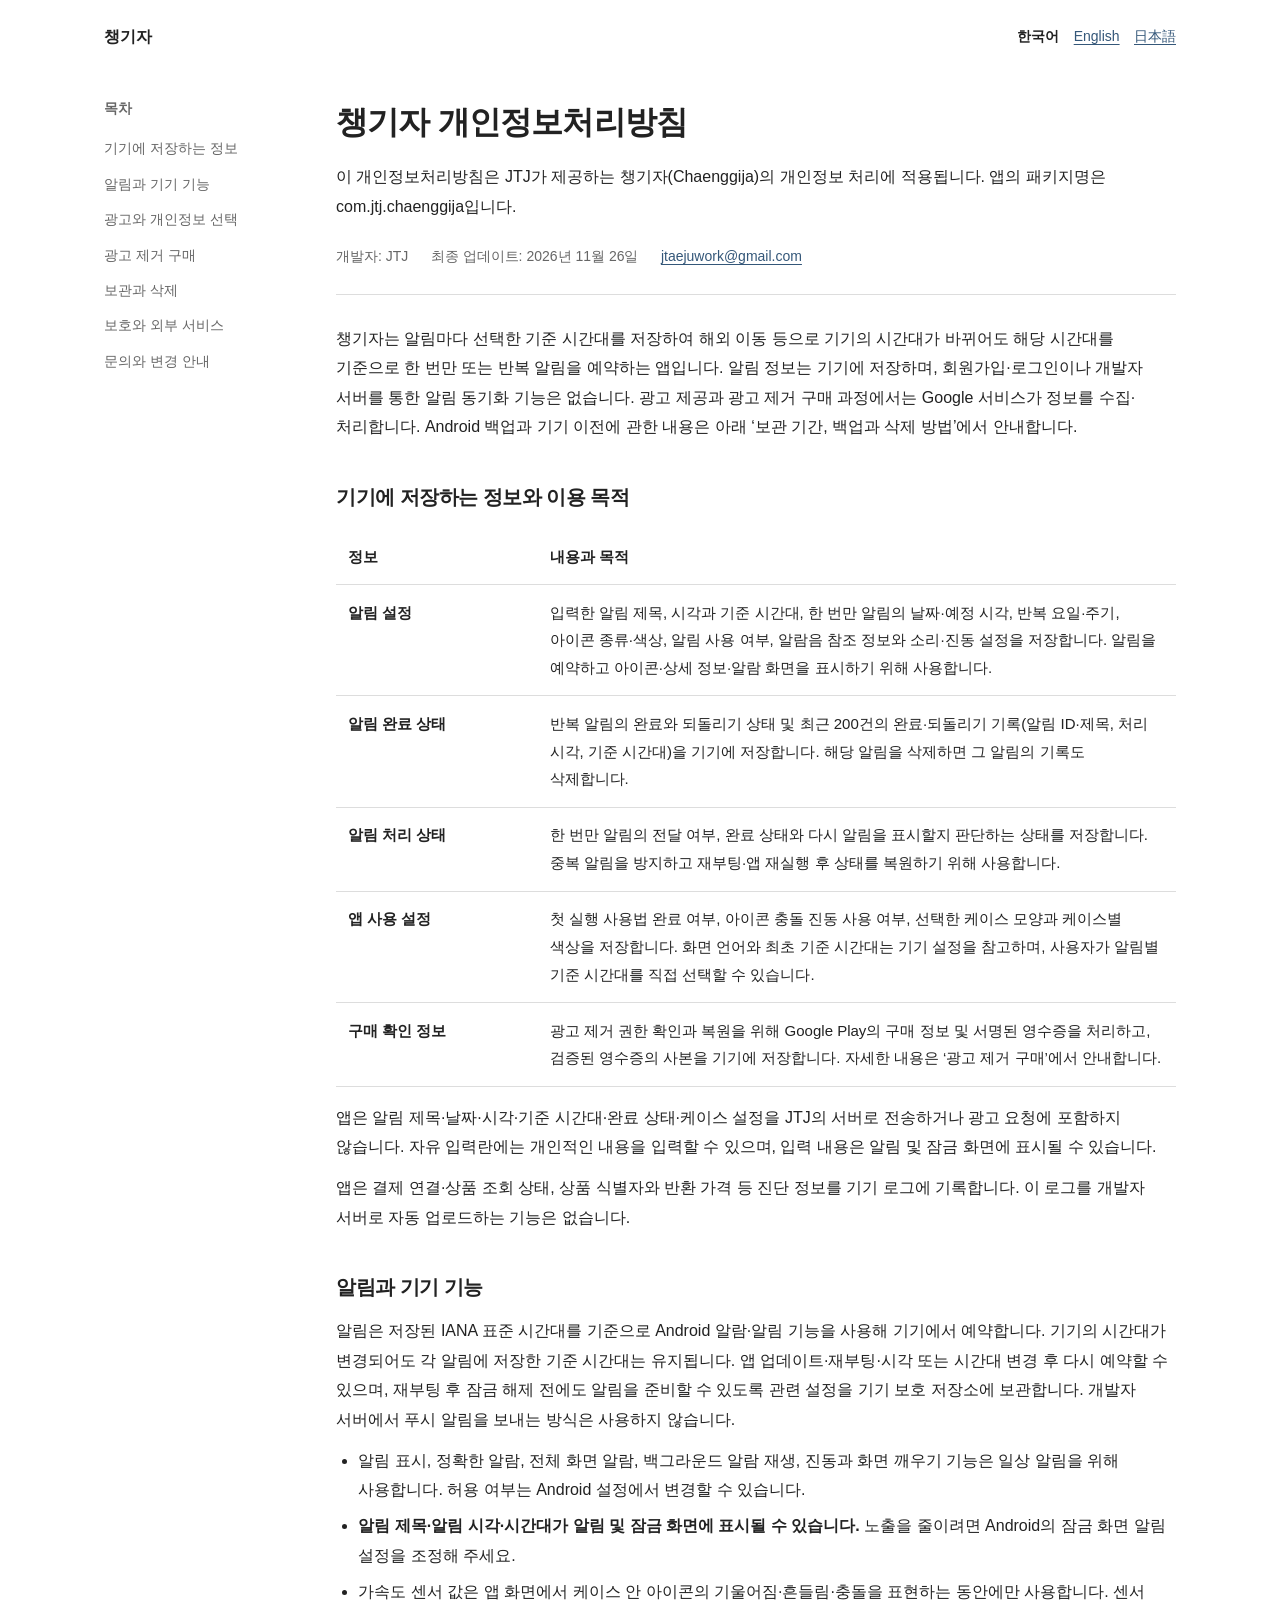
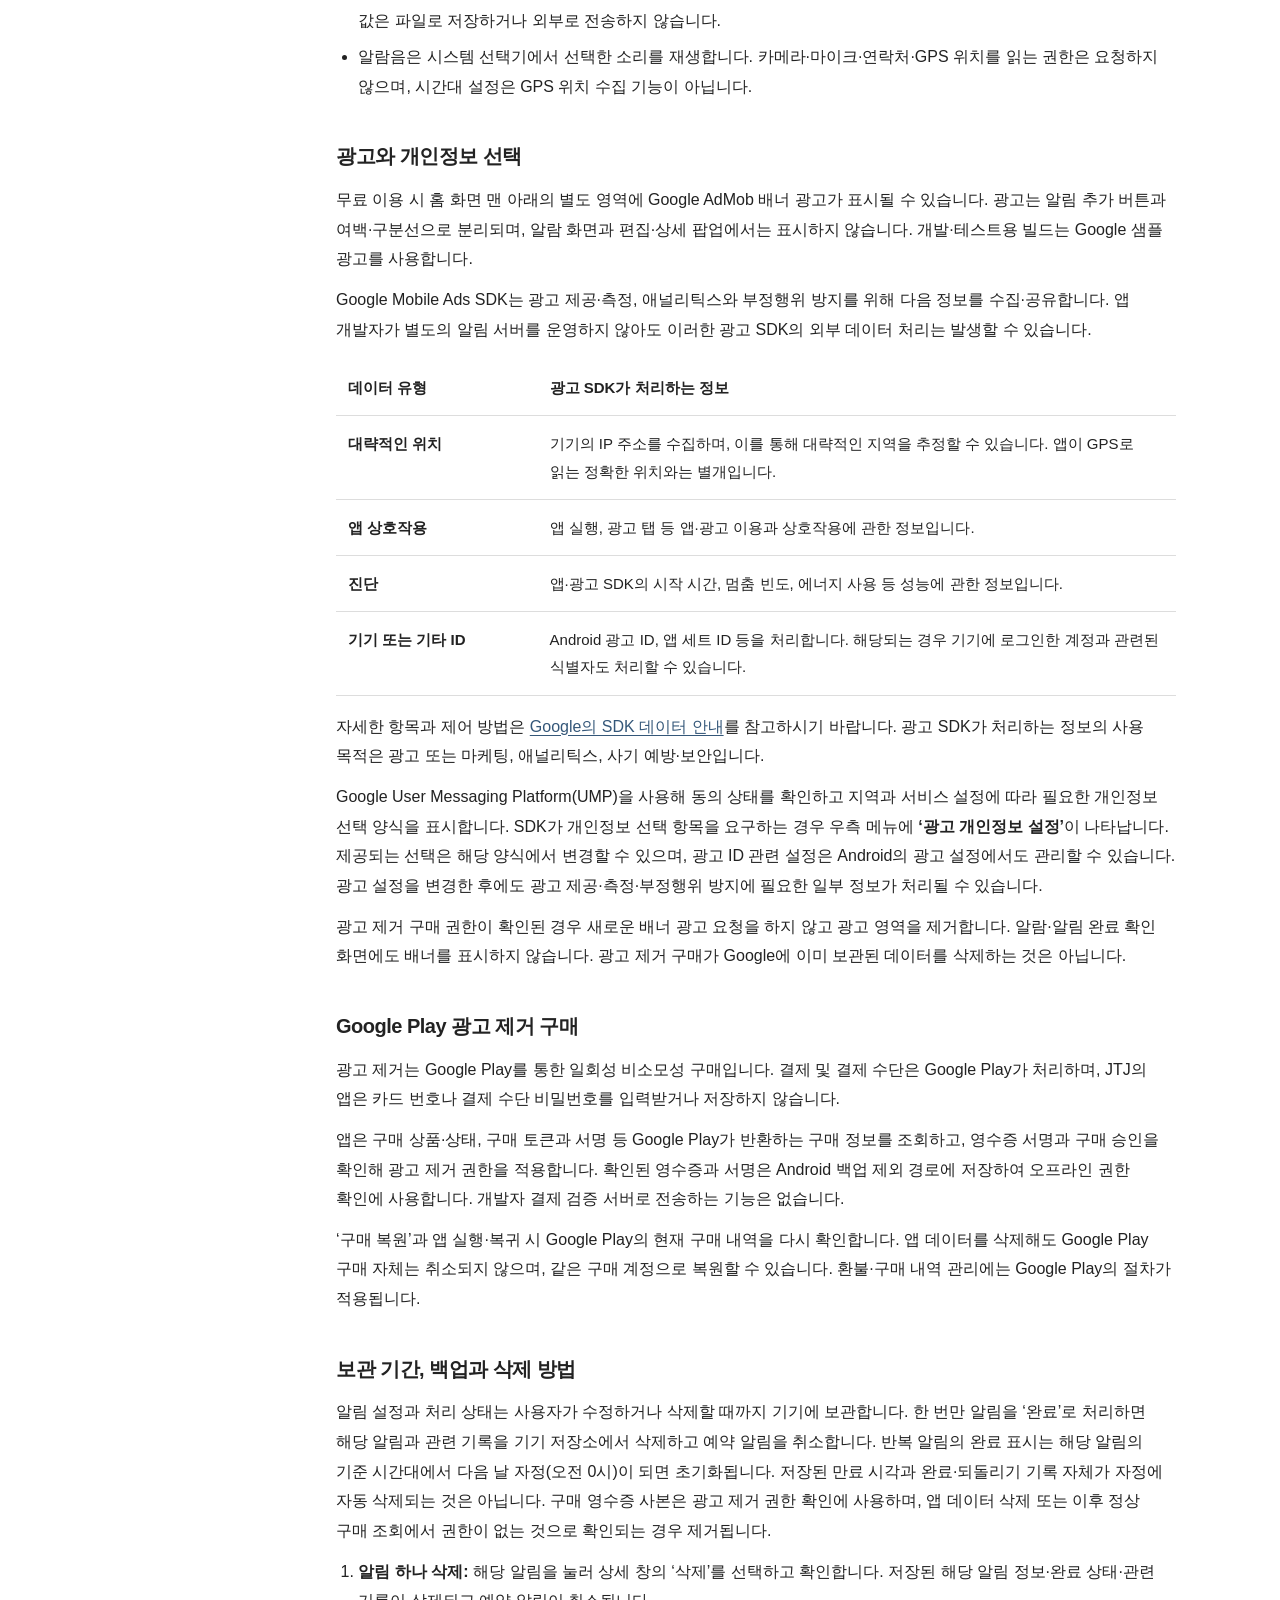
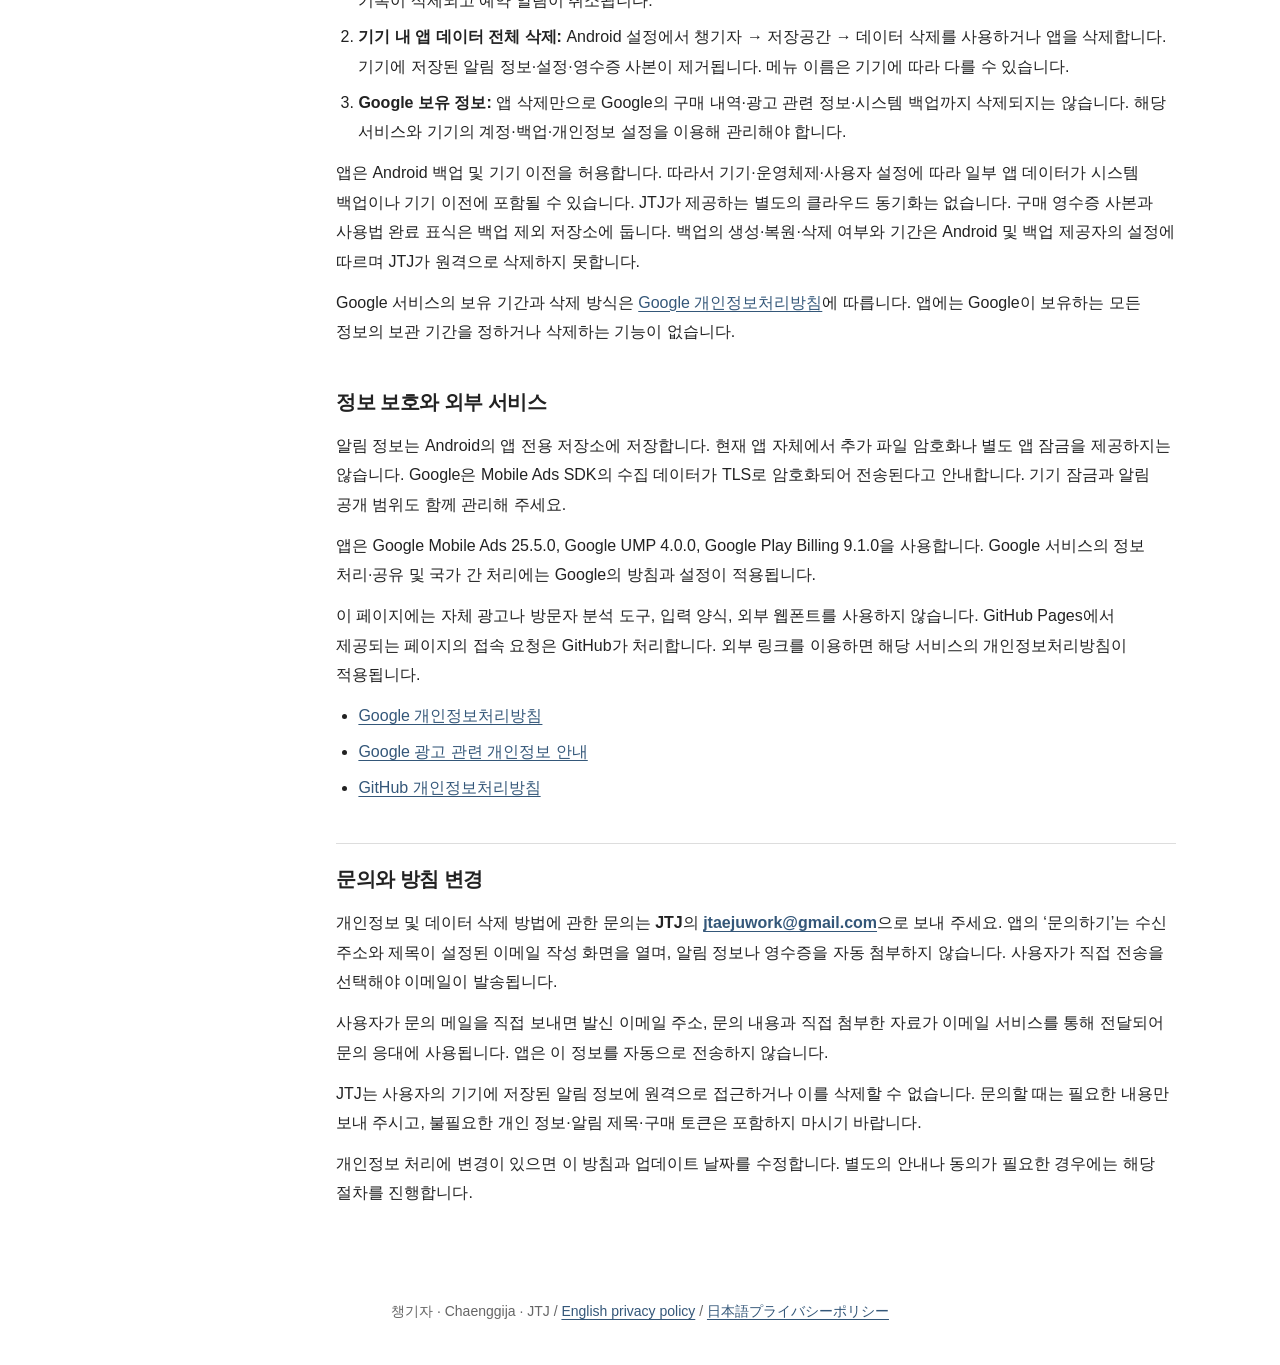
<file: index.html>
<!doctype html>
<html lang="ko">
<head>
  <meta charset="utf-8">
  <meta name="viewport" content="width=device-width, initial-scale=1">
  <meta name="description" content="JTJ의 챙기자(Chaenggija) 개인정보처리방침. 알림 정보의 기기 내 저장, 알림, 광고, 인앱결제와 데이터 삭제 방법을 안내합니다.">
  <meta name="referrer" content="no-referrer">
  <title>챙기자 개인정보처리방침 | JTJ</title>
  <link rel="stylesheet" href="styles.css">
</head>
<body>
  <a class="skip" href="#content">본문으로 이동</a>
  <header class="topbar">
    <a class="brand" href="index.html">챙기자</a>
    <nav class="languages" aria-label="언어 선택"><a href="index.html" lang="ko" aria-current="page">한국어</a><a href="en.html" lang="en" hreflang="en">English</a><a href="ja.html" lang="ja" hreflang="ja">日本語</a></nav>
  </header>
  <div class="layout">
    <aside class="toc"><h2>목차</h2><nav aria-label="목차">
      <a href="#local-data">기기에 저장하는 정보</a><a href="#notifications">알림과 기기 기능</a><a href="#ads">광고와 개인정보 선택</a><a href="#purchases">광고 제거 구매</a><a href="#deletion">보관과 삭제</a><a href="#protection">보호와 외부 서비스</a><a href="#contact">문의와 변경 안내</a>
    </nav></aside>
    <main id="content">
      <h1>챙기자 개인정보처리방침</h1>
      <p class="intro">이 개인정보처리방침은 JTJ가 제공하는 챙기자(Chaenggija)의 개인정보 처리에 적용됩니다. 앱의 패키지명은 <span lang="en">com.jtj.chaenggija</span>입니다.</p>
      <div class="meta"><span>개발자: JTJ</span><span>최종 업데이트: <time datetime="2026-11-26">2026년 11월 26일</time></span><a href="mailto:jtaejuwork@gmail.com">jtaejuwork@gmail.com</a></div>
      <p class="overview">챙기자는 알림마다 선택한 기준 시간대를 저장하여 해외 이동 등으로 기기의 시간대가 바뀌어도 해당 시간대를 기준으로 한 번만 또는 반복 알림을 예약하는 앱입니다. 알림 정보는 기기에 저장하며, 회원가입·로그인이나 개발자 서버를 통한 알림 동기화 기능은 없습니다. 광고 제공과 광고 제거 구매 과정에서는 Google 서비스가 정보를 수집·처리합니다. Android 백업과 기기 이전에 관한 내용은 아래 ‘보관 기간, 백업과 삭제 방법’에서 안내합니다.</p>

      <section id="local-data">
        <h2>기기에 저장하는 정보와 이용 목적</h2>
        <div class="table-wrap"><table><thead><tr><th scope="col">정보</th><th scope="col">내용과 목적</th></tr></thead><tbody>
          <tr><th scope="row">알림 설정</th><td>입력한 알림 제목, 시각과 기준 시간대, 한 번만 알림의 날짜·예정 시각, 반복 요일·주기, 아이콘 종류·색상, 알림 사용 여부, 알람음 참조 정보와 소리·진동 설정을 저장합니다. 알림을 예약하고 아이콘·상세 정보·알람 화면을 표시하기 위해 사용합니다.</td></tr>
          <tr><th scope="row">알림 완료 상태</th><td>반복 알림의 완료와 되돌리기 상태 및 최근 200건의 완료·되돌리기 기록(알림 ID·제목, 처리 시각, 기준 시간대)을 기기에 저장합니다. 해당 알림을 삭제하면 그 알림의 기록도 삭제합니다.</td></tr>
          <tr><th scope="row">알림 처리 상태</th><td>한 번만 알림의 전달 여부, 완료 상태와 다시 알림을 표시할지 판단하는 상태를 저장합니다. 중복 알림을 방지하고 재부팅·앱 재실행 후 상태를 복원하기 위해 사용합니다.</td></tr>
          <tr><th scope="row">앱 사용 설정</th><td>첫 실행 사용법 완료 여부, 아이콘 충돌 진동 사용 여부, 선택한 케이스 모양과 케이스별 색상을 저장합니다. 화면 언어와 최초 기준 시간대는 기기 설정을 참고하며, 사용자가 알림별 기준 시간대를 직접 선택할 수 있습니다.</td></tr>
          <tr><th scope="row">구매 확인 정보</th><td>광고 제거 권한 확인과 복원을 위해 Google Play의 구매 정보 및 서명된 영수증을 처리하고, 검증된 영수증의 사본을 기기에 저장합니다. 자세한 내용은 ‘광고 제거 구매’에서 안내합니다.</td></tr>
        </tbody></table></div>
        <p>앱은 알림 제목·날짜·시각·기준 시간대·완료 상태·케이스 설정을 JTJ의 서버로 전송하거나 광고 요청에 포함하지 않습니다. 자유 입력란에는 개인적인 내용을 입력할 수 있으며, 입력 내용은 알림 및 잠금 화면에 표시될 수 있습니다.</p>
        <p>앱은 결제 연결·상품 조회 상태, 상품 식별자와 반환 가격 등 진단 정보를 기기 로그에 기록합니다. 이 로그를 개발자 서버로 자동 업로드하는 기능은 없습니다.</p>
      </section>

      <section id="notifications">
        <h2>알림과 기기 기능</h2>
        <p>알림은 저장된 IANA 표준 시간대를 기준으로 Android 알람·알림 기능을 사용해 기기에서 예약합니다. 기기의 시간대가 변경되어도 각 알림에 저장한 기준 시간대는 유지됩니다. 앱 업데이트·재부팅·시각 또는 시간대 변경 후 다시 예약할 수 있으며, 재부팅 후 잠금 해제 전에도 알림을 준비할 수 있도록 관련 설정을 기기 보호 저장소에 보관합니다. 개발자 서버에서 푸시 알림을 보내는 방식은 사용하지 않습니다.</p>
        <ul>
          <li>알림 표시, 정확한 알람, 전체 화면 알람, 백그라운드 알람 재생, 진동과 화면 깨우기 기능은 일상 알림을 위해 사용합니다. 허용 여부는 Android 설정에서 변경할 수 있습니다.</li>
          <li><strong>알림 제목·알림 시각·시간대가 알림 및 잠금 화면에 표시될 수 있습니다.</strong> 노출을 줄이려면 Android의 잠금 화면 알림 설정을 조정해 주세요.</li>
          <li>가속도 센서 값은 앱 화면에서 케이스 안 아이콘의 기울어짐·흔들림·충돌을 표현하는 동안에만 사용합니다. 센서 값은 파일로 저장하거나 외부로 전송하지 않습니다.</li>
          <li>알람음은 시스템 선택기에서 선택한 소리를 재생합니다. 카메라·마이크·연락처·GPS 위치를 읽는 권한은 요청하지 않으며, 시간대 설정은 GPS 위치 수집 기능이 아닙니다.</li>
        </ul>
      </section>

      <section id="ads">
        <h2>광고와 개인정보 선택</h2><p>무료 이용 시 홈 화면 맨 아래의 별도 영역에 Google AdMob 배너 광고가 표시될 수 있습니다. 광고는 알림 추가 버튼과 여백·구분선으로 분리되며, 알람 화면과 편집·상세 팝업에서는 표시하지 않습니다. 개발·테스트용 빌드는 Google 샘플 광고를 사용합니다.</p>
        <p>Google Mobile Ads SDK는 광고 제공·측정, 애널리틱스와 부정행위 방지를 위해 다음 정보를 수집·공유합니다. 앱 개발자가 별도의 알림 서버를 운영하지 않아도 이러한 광고 SDK의 외부 데이터 처리는 발생할 수 있습니다.</p>
        <div class="table-wrap"><table><thead><tr><th scope="col">데이터 유형</th><th scope="col">광고 SDK가 처리하는 정보</th></tr></thead><tbody>
          <tr><th scope="row">대략적인 위치</th><td>기기의 IP 주소를 수집하며, 이를 통해 대략적인 지역을 추정할 수 있습니다. 앱이 GPS로 읽는 정확한 위치와는 별개입니다.</td></tr>
          <tr><th scope="row">앱 상호작용</th><td>앱 실행, 광고 탭 등 앱·광고 이용과 상호작용에 관한 정보입니다.</td></tr>
          <tr><th scope="row">진단</th><td>앱·광고 SDK의 시작 시간, 멈춤 빈도, 에너지 사용 등 성능에 관한 정보입니다.</td></tr>
          <tr><th scope="row">기기 또는 기타 ID</th><td>Android 광고 ID, 앱 세트 ID 등을 처리합니다. 해당되는 경우 기기에 로그인한 계정과 관련된 식별자도 처리할 수 있습니다.</td></tr>
        </tbody></table></div>
        <p>자세한 항목과 제어 방법은 <a href="https://developers.google.com/admob/android/privacy/play-data-disclosure?hl=ko">Google의 SDK 데이터 안내</a>를 참고하시기 바랍니다. 광고 SDK가 처리하는 정보의 사용 목적은 광고 또는 마케팅, 애널리틱스, 사기 예방·보안입니다.</p>
        <p>Google User Messaging Platform(UMP)을 사용해 동의 상태를 확인하고 지역과 서비스 설정에 따라 필요한 개인정보 선택 양식을 표시합니다. SDK가 개인정보 선택 항목을 요구하는 경우 우측 메뉴에 <strong>‘광고 개인정보 설정’</strong>이 나타납니다. 제공되는 선택은 해당 양식에서 변경할 수 있으며, 광고 ID 관련 설정은 Android의 광고 설정에서도 관리할 수 있습니다. 광고 설정을 변경한 후에도 광고 제공·측정·부정행위 방지에 필요한 일부 정보가 처리될 수 있습니다.</p>
        <p>광고 제거 구매 권한이 확인된 경우 새로운 배너 광고 요청을 하지 않고 광고 영역을 제거합니다. 알람·알림 완료 확인 화면에도 배너를 표시하지 않습니다. 광고 제거 구매가 Google에 이미 보관된 데이터를 삭제하는 것은 아닙니다.</p>
      </section>

      <section id="purchases">
        <h2>Google Play 광고 제거 구매</h2>
        <p>광고 제거는 Google Play를 통한 일회성 비소모성 구매입니다. 결제 및 결제 수단은 Google Play가 처리하며, JTJ의 앱은 카드 번호나 결제 수단 비밀번호를 입력받거나 저장하지 않습니다.</p>
        <p>앱은 구매 상품·상태, 구매 토큰과 서명 등 Google Play가 반환하는 구매 정보를 조회하고, 영수증 서명과 구매 승인을 확인해 광고 제거 권한을 적용합니다. 확인된 영수증과 서명은 Android 백업 제외 경로에 저장하여 오프라인 권한 확인에 사용합니다. 개발자 결제 검증 서버로 전송하는 기능은 없습니다.</p>
        <p>‘구매 복원’과 앱 실행·복귀 시 Google Play의 현재 구매 내역을 다시 확인합니다. 앱 데이터를 삭제해도 Google Play 구매 자체는 취소되지 않으며, 같은 구매 계정으로 복원할 수 있습니다. 환불·구매 내역 관리에는 Google Play의 절차가 적용됩니다.</p>
      </section>

      <section id="deletion">
        <h2>보관 기간, 백업과 삭제 방법</h2>
        <p>알림 설정과 처리 상태는 사용자가 수정하거나 삭제할 때까지 기기에 보관합니다. 한 번만 알림을 ‘완료’로 처리하면 해당 알림과 관련 기록을 기기 저장소에서 삭제하고 예약 알림을 취소합니다. 반복 알림의 완료 표시는 해당 알림의 기준 시간대에서 다음 날 자정(오전 0시)이 되면 초기화됩니다. 저장된 만료 시각과 완료·되돌리기 기록 자체가 자정에 자동 삭제되는 것은 아닙니다. 구매 영수증 사본은 광고 제거 권한 확인에 사용하며, 앱 데이터 삭제 또는 이후 정상 구매 조회에서 권한이 없는 것으로 확인되는 경우 제거됩니다.</p>
        <ol>
          <li><strong>알림 하나 삭제:</strong> 해당 알림을 눌러 상세 창의 ‘삭제’를 선택하고 확인합니다. 저장된 해당 알림 정보·완료 상태·관련 기록이 삭제되고 예약 알림이 취소됩니다.</li>
          <li><strong>기기 내 앱 데이터 전체 삭제:</strong> Android 설정에서 챙기자 → 저장공간 → 데이터 삭제를 사용하거나 앱을 삭제합니다. 기기에 저장된 알림 정보·설정·영수증 사본이 제거됩니다. 메뉴 이름은 기기에 따라 다를 수 있습니다.</li>
          <li><strong>Google 보유 정보:</strong> 앱 삭제만으로 Google의 구매 내역·광고 관련 정보·시스템 백업까지 삭제되지는 않습니다. 해당 서비스와 기기의 계정·백업·개인정보 설정을 이용해 관리해야 합니다.</li>
        </ol>
        <p>앱은 Android 백업 및 기기 이전을 허용합니다. 따라서 기기·운영체제·사용자 설정에 따라 일부 앱 데이터가 시스템 백업이나 기기 이전에 포함될 수 있습니다. JTJ가 제공하는 별도의 클라우드 동기화는 없습니다. 구매 영수증 사본과 사용법 완료 표식은 백업 제외 저장소에 둡니다. 백업의 생성·복원·삭제 여부와 기간은 Android 및 백업 제공자의 설정에 따르며 JTJ가 원격으로 삭제하지 못합니다.</p>
        <p>Google 서비스의 보유 기간과 삭제 방식은 <a href="https://policies.google.com/privacy?hl=ko">Google 개인정보처리방침</a>에 따릅니다. 앱에는 Google이 보유하는 모든 정보의 보관 기간을 정하거나 삭제하는 기능이 없습니다.</p>
      </section>

      <section id="protection">
        <h2>정보 보호와 외부 서비스</h2>
        <p>알림 정보는 Android의 앱 전용 저장소에 저장합니다. 현재 앱 자체에서 추가 파일 암호화나 별도 앱 잠금을 제공하지는 않습니다. Google은 Mobile Ads SDK의 수집 데이터가 TLS로 암호화되어 전송된다고 안내합니다. 기기 잠금과 알림 공개 범위도 함께 관리해 주세요.</p>
        <p>앱은 Google Mobile Ads 25.5.0, Google UMP 4.0.0, Google Play Billing 9.1.0을 사용합니다. Google 서비스의 정보 처리·공유 및 국가 간 처리에는 Google의 방침과 설정이 적용됩니다.</p>
        <p>이 페이지에는 자체 광고나 방문자 분석 도구, 입력 양식, 외부 웹폰트를 사용하지 않습니다. GitHub Pages에서 제공되는 페이지의 접속 요청은 GitHub가 처리합니다. 외부 링크를 이용하면 해당 서비스의 개인정보처리방침이 적용됩니다.</p>
        <ul>
          <li><a href="https://policies.google.com/privacy?hl=ko">Google 개인정보처리방침</a></li>
          <li><a href="https://policies.google.com/technologies/ads?hl=ko">Google 광고 관련 개인정보 안내</a></li>
          <li><a href="https://docs.github.com/ko/site-policy/privacy-policies/github-general-privacy-statement">GitHub 개인정보처리방침</a></li>
        </ul>
      </section>

      <section id="contact" class="contact">
        <h2>문의와 방침 변경</h2>
        <p>개인정보 및 데이터 삭제 방법에 관한 문의는 <strong>JTJ</strong>의 <a href="mailto:jtaejuwork@gmail.com">jtaejuwork@gmail.com</a>으로 보내 주세요. 앱의 ‘문의하기’는 수신 주소와 제목이 설정된 이메일 작성 화면을 열며, 알림 정보나 영수증을 자동 첨부하지 않습니다. 사용자가 직접 전송을 선택해야 이메일이 발송됩니다.</p>
        <p>사용자가 문의 메일을 직접 보내면 발신 이메일 주소, 문의 내용과 직접 첨부한 자료가 이메일 서비스를 통해 전달되어 문의 응대에 사용됩니다. 앱은 이 정보를 자동으로 전송하지 않습니다.</p>
        <p>JTJ는 사용자의 기기에 저장된 알림 정보에 원격으로 접근하거나 이를 삭제할 수 없습니다. 문의할 때는 필요한 내용만 보내 주시고, 불필요한 개인 정보·알림 제목·구매 토큰은 포함하지 마시기 바랍니다.</p>
        <p>개인정보 처리에 변경이 있으면 이 방침과 업데이트 날짜를 수정합니다. 별도의 안내나 동의가 필요한 경우에는 해당 절차를 진행합니다.</p>
      </section>
    </main>
  </div>
  <footer class="footer">챙기자 · Chaenggija · JTJ <span aria-hidden="true">/</span> <a href="en.html" lang="en" hreflang="en">English privacy policy</a> <span aria-hidden="true">/</span> <a href="ja.html" lang="ja" hreflang="ja">日本語プライバシーポリシー</a></footer>
</body>
</html>
</file>
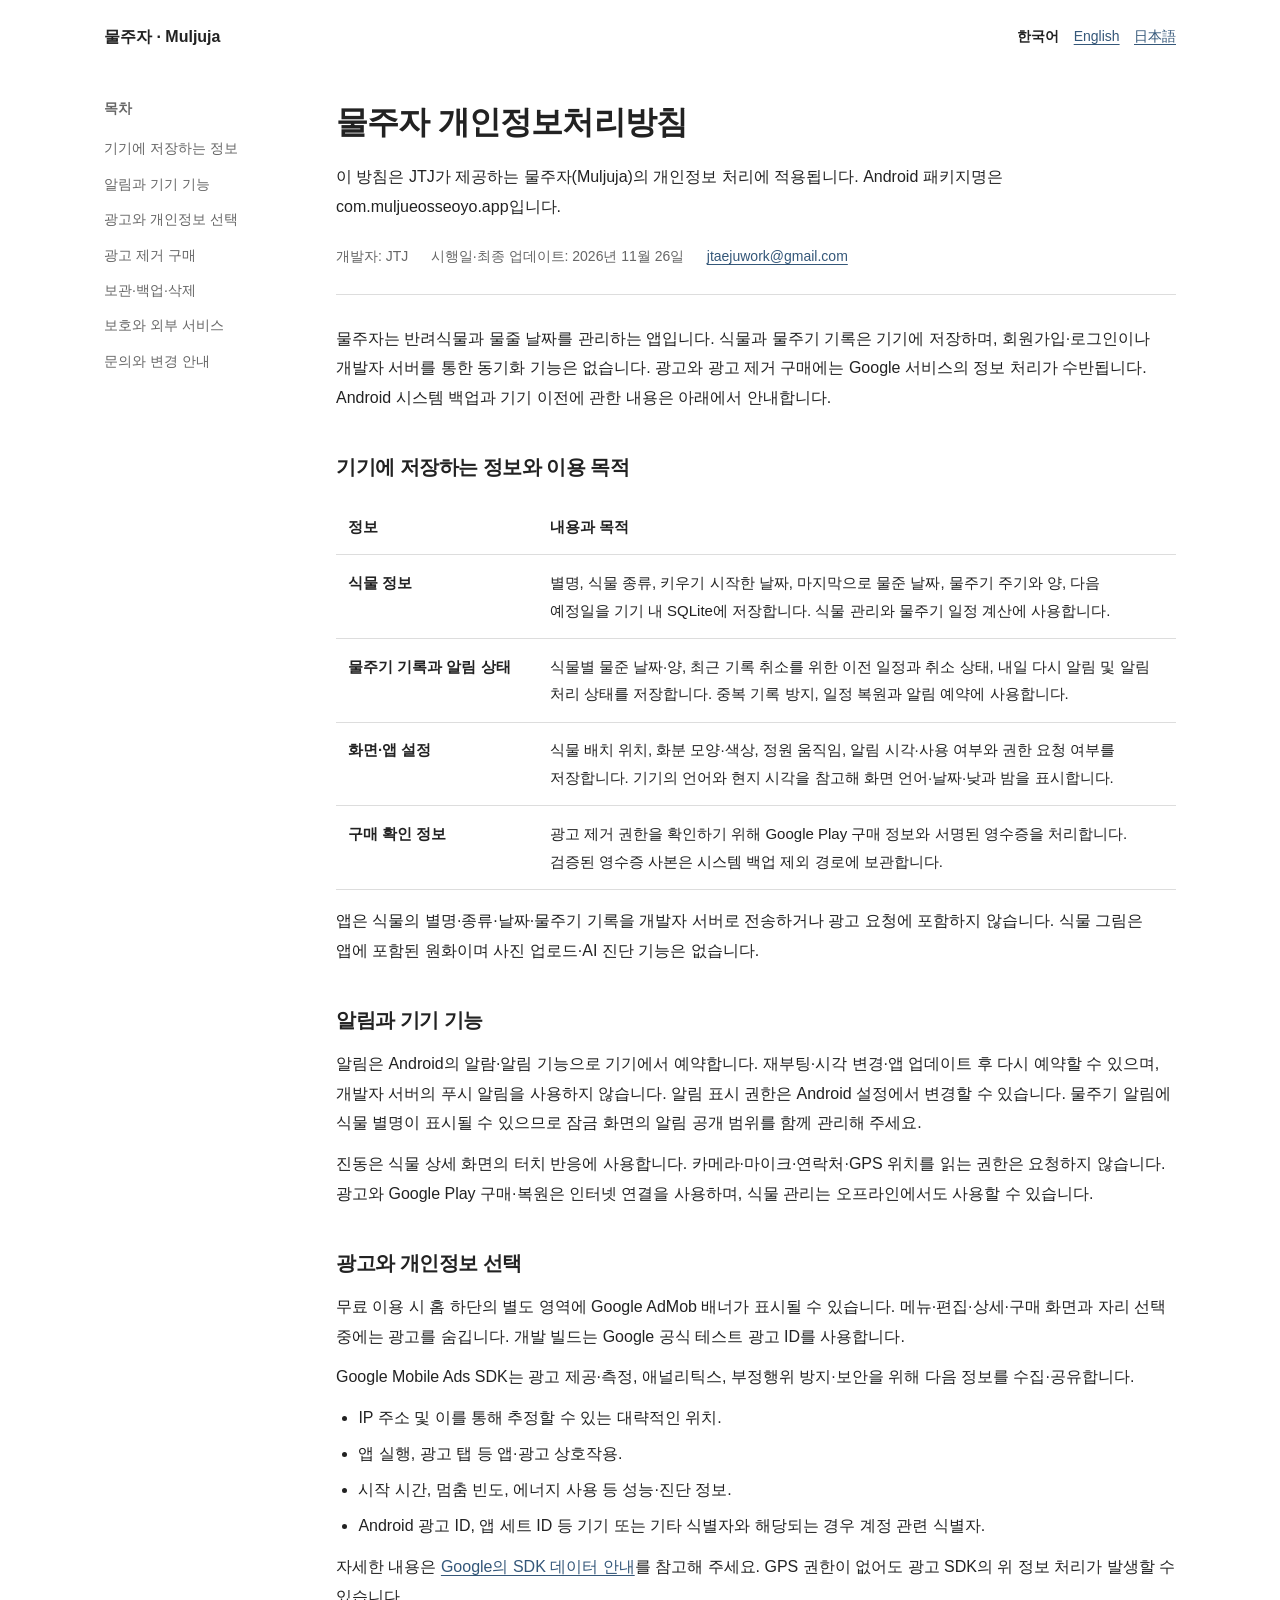
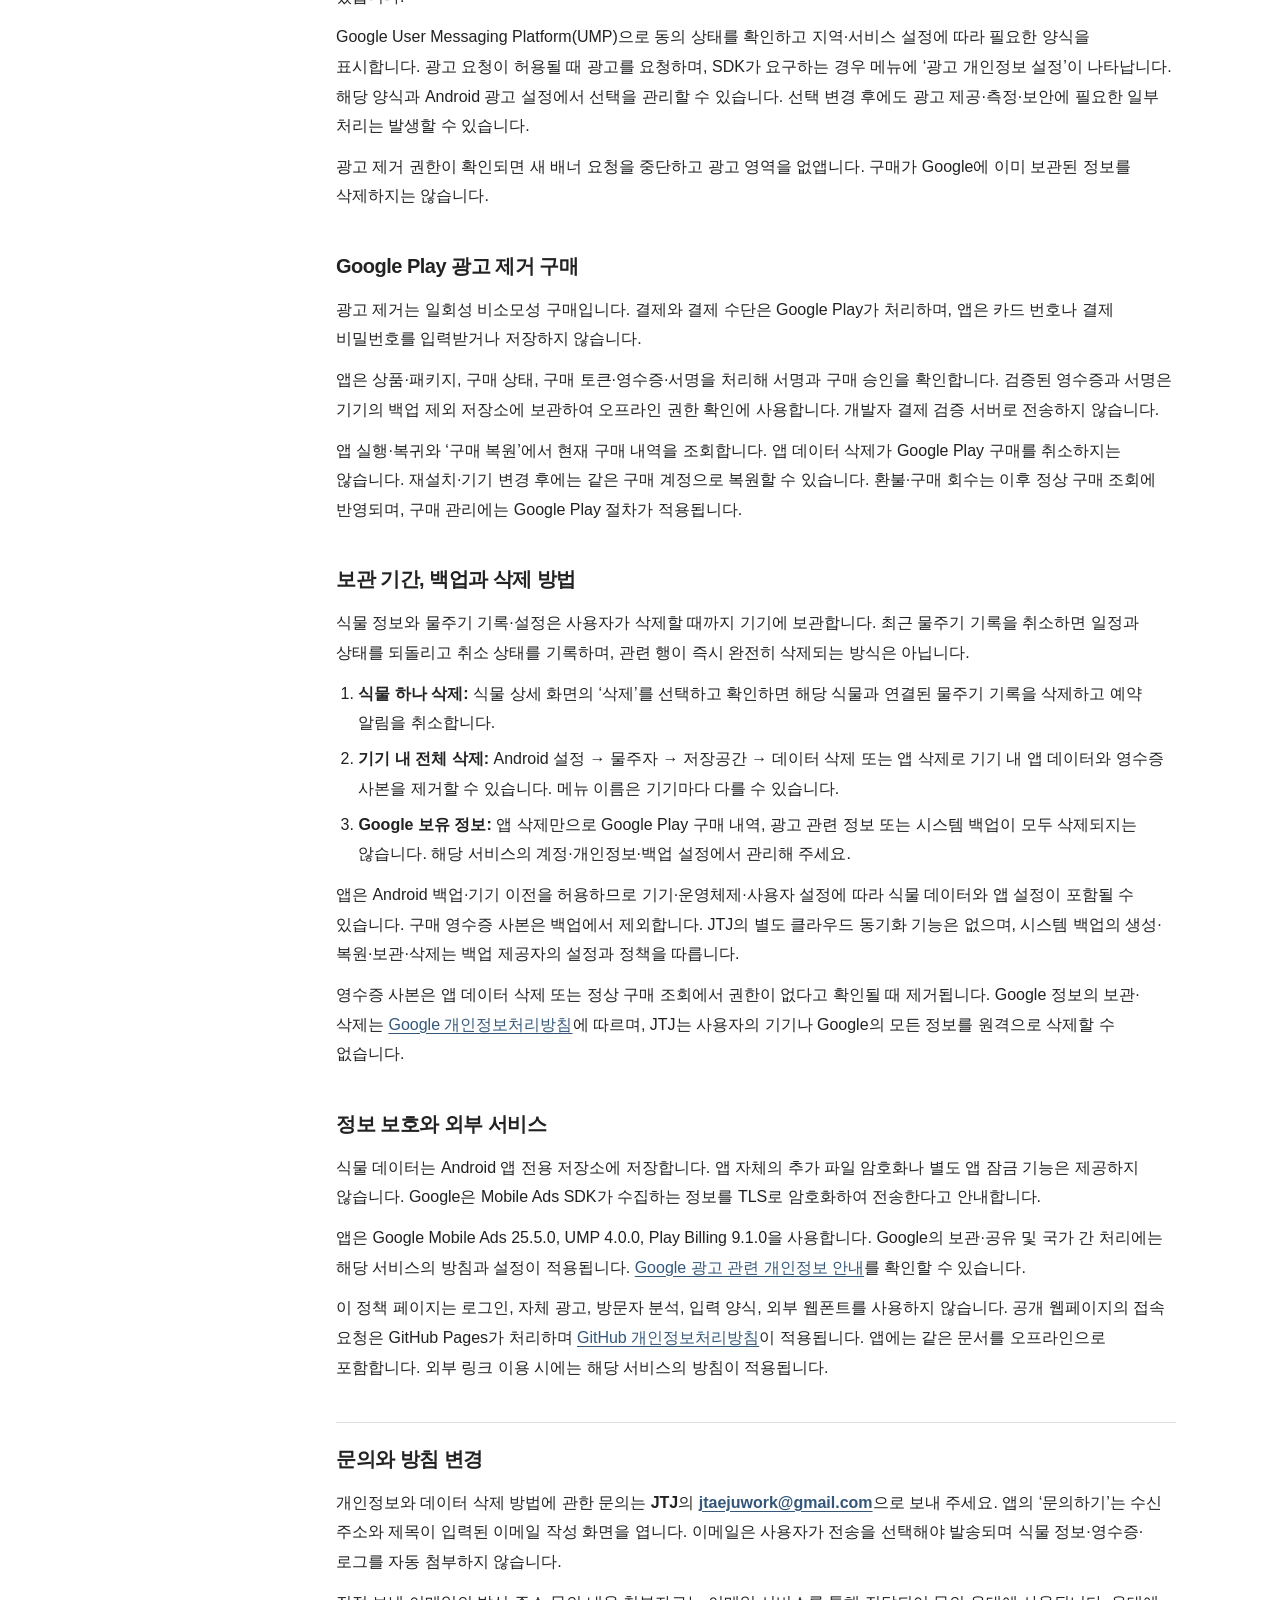
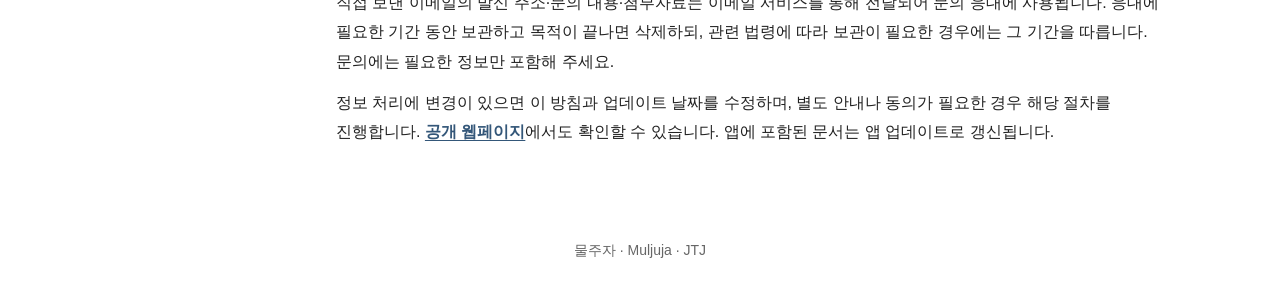
<file: muljuja/index.html>
<!doctype html>
<html lang="ko">
<head>
  <meta charset="utf-8">
  <meta name="viewport" content="width=device-width, initial-scale=1">
  <meta name="referrer" content="no-referrer">
  <meta name="description" content="JTJ의 물주자 개인정보처리방침. 식물·물주기 기록의 기기 내 저장, 알림, 광고, 구매, 백업과 삭제 방법을 안내합니다.">
  <title>물주자 개인정보처리방침 | JTJ</title>
  <link rel="stylesheet" href="styles.css">
</head>
<body>
  <a class="skip" href="#content">본문으로 이동</a>
  <header class="topbar"><a class="brand" href="index.html">물주자 · Muljuja</a><nav class="languages" aria-label="언어 선택"><a href="index.html" lang="ko" aria-current="page">한국어</a><a href="en.html" lang="en">English</a><a href="ja.html" lang="ja">日本語</a></nav></header>
  <div class="layout">
    <aside class="toc"><h2>목차</h2><nav aria-label="목차"><a href="#local-data">기기에 저장하는 정보</a><a href="#notifications">알림과 기기 기능</a><a href="#ads">광고와 개인정보 선택</a><a href="#purchases">광고 제거 구매</a><a href="#deletion">보관·백업·삭제</a><a href="#protection">보호와 외부 서비스</a><a href="#contact">문의와 변경 안내</a></nav></aside>
    <main id="content">
      <h1>물주자 개인정보처리방침</h1>
      <p class="intro">이 방침은 JTJ가 제공하는 물주자(Muljuja)의 개인정보 처리에 적용됩니다. Android 패키지명은 <span lang="en">com.muljueosseoyo.app</span>입니다.</p>
      <div class="meta"><span>개발자: JTJ</span><span>시행일·최종 업데이트: <time datetime="2026-11-26">2026년 11월 26일</time></span><a href="mailto:jtaejuwork@gmail.com">jtaejuwork@gmail.com</a></div>
      <p class="overview">물주자는 반려식물과 물줄 날짜를 관리하는 앱입니다. 식물과 물주기 기록은 기기에 저장하며, 회원가입·로그인이나 개발자 서버를 통한 동기화 기능은 없습니다. 광고와 광고 제거 구매에는 Google 서비스의 정보 처리가 수반됩니다. Android 시스템 백업과 기기 이전에 관한 내용은 아래에서 안내합니다.</p>
      <section id="local-data">
        <h2>기기에 저장하는 정보와 이용 목적</h2>
        <div class="table-wrap"><table><thead><tr><th scope="col">정보</th><th scope="col">내용과 목적</th></tr></thead><tbody>
          <tr><th scope="row">식물 정보</th><td>별명, 식물 종류, 키우기 시작한 날짜, 마지막으로 물준 날짜, 물주기 주기와 양, 다음 예정일을 기기 내 SQLite에 저장합니다. 식물 관리와 물주기 일정 계산에 사용합니다.</td></tr>
          <tr><th scope="row">물주기 기록과 알림 상태</th><td>식물별 물준 날짜·양, 최근 기록 취소를 위한 이전 일정과 취소 상태, 내일 다시 알림 및 알림 처리 상태를 저장합니다. 중복 기록 방지, 일정 복원과 알림 예약에 사용합니다.</td></tr>
          <tr><th scope="row">화면·앱 설정</th><td>식물 배치 위치, 화분 모양·색상, 정원 움직임, 알림 시각·사용 여부와 권한 요청 여부를 저장합니다. 기기의 언어와 현지 시각을 참고해 화면 언어·날짜·낮과 밤을 표시합니다.</td></tr>
          <tr><th scope="row">구매 확인 정보</th><td>광고 제거 권한을 확인하기 위해 Google Play 구매 정보와 서명된 영수증을 처리합니다. 검증된 영수증 사본은 시스템 백업 제외 경로에 보관합니다.</td></tr>
        </tbody></table></div>
        <p>앱은 식물의 별명·종류·날짜·물주기 기록을 개발자 서버로 전송하거나 광고 요청에 포함하지 않습니다. 식물 그림은 앱에 포함된 원화이며 사진 업로드·AI 진단 기능은 없습니다.</p>
      </section>
      <section id="notifications">
        <h2>알림과 기기 기능</h2>
        <p>알림은 Android의 알람·알림 기능으로 기기에서 예약합니다. 재부팅·시각 변경·앱 업데이트 후 다시 예약할 수 있으며, 개발자 서버의 푸시 알림을 사용하지 않습니다. 알림 표시 권한은 Android 설정에서 변경할 수 있습니다. 물주기 알림에 식물 별명이 표시될 수 있으므로 잠금 화면의 알림 공개 범위를 함께 관리해 주세요.</p>
        <p>진동은 식물 상세 화면의 터치 반응에 사용합니다. 카메라·마이크·연락처·GPS 위치를 읽는 권한은 요청하지 않습니다. 광고와 Google Play 구매·복원은 인터넷 연결을 사용하며, 식물 관리는 오프라인에서도 사용할 수 있습니다.</p>
      </section>
      <section id="ads">
        <h2>광고와 개인정보 선택</h2>
        <p>무료 이용 시 홈 하단의 별도 영역에 Google AdMob 배너가 표시될 수 있습니다. 메뉴·편집·상세·구매 화면과 자리 선택 중에는 광고를 숨깁니다. 개발 빌드는 Google 공식 테스트 광고 ID를 사용합니다.</p>
        <p>Google Mobile Ads SDK는 광고 제공·측정, 애널리틱스, 부정행위 방지·보안을 위해 다음 정보를 수집·공유합니다.</p>
        <ul><li>IP 주소 및 이를 통해 추정할 수 있는 대략적인 위치.</li><li>앱 실행, 광고 탭 등 앱·광고 상호작용.</li><li>시작 시간, 멈춤 빈도, 에너지 사용 등 성능·진단 정보.</li><li>Android 광고 ID, 앱 세트 ID 등 기기 또는 기타 식별자와 해당되는 경우 계정 관련 식별자.</li></ul>
        <p>자세한 내용은 <a href="https://developers.google.com/admob/android/privacy/play-data-disclosure?hl=ko">Google의 SDK 데이터 안내</a>를 참고해 주세요. GPS 권한이 없어도 광고 SDK의 위 정보 처리가 발생할 수 있습니다.</p>
        <p>Google User Messaging Platform(UMP)으로 동의 상태를 확인하고 지역·서비스 설정에 따라 필요한 양식을 표시합니다. 광고 요청이 허용될 때 광고를 요청하며, SDK가 요구하는 경우 메뉴에 ‘광고 개인정보 설정’이 나타납니다. 해당 양식과 Android 광고 설정에서 선택을 관리할 수 있습니다. 선택 변경 후에도 광고 제공·측정·보안에 필요한 일부 처리는 발생할 수 있습니다.</p>
        <p>광고 제거 권한이 확인되면 새 배너 요청을 중단하고 광고 영역을 없앱니다. 구매가 Google에 이미 보관된 정보를 삭제하지는 않습니다.</p>
      </section>
      <section id="purchases">
        <h2>Google Play 광고 제거 구매</h2>
        <p>광고 제거는 일회성 비소모성 구매입니다. 결제와 결제 수단은 Google Play가 처리하며, 앱은 카드 번호나 결제 비밀번호를 입력받거나 저장하지 않습니다.</p>
        <p>앱은 상품·패키지, 구매 상태, 구매 토큰·영수증·서명을 처리해 서명과 구매 승인을 확인합니다. 검증된 영수증과 서명은 기기의 백업 제외 저장소에 보관하여 오프라인 권한 확인에 사용합니다. 개발자 결제 검증 서버로 전송하지 않습니다.</p>
        <p>앱 실행·복귀와 ‘구매 복원’에서 현재 구매 내역을 조회합니다. 앱 데이터 삭제가 Google Play 구매를 취소하지는 않습니다. 재설치·기기 변경 후에는 같은 구매 계정으로 복원할 수 있습니다. 환불·구매 회수는 이후 정상 구매 조회에 반영되며, 구매 관리에는 Google Play 절차가 적용됩니다.</p>
      </section>
      <section id="deletion">
        <h2>보관 기간, 백업과 삭제 방법</h2>
        <p>식물 정보와 물주기 기록·설정은 사용자가 삭제할 때까지 기기에 보관합니다. 최근 물주기 기록을 취소하면 일정과 상태를 되돌리고 취소 상태를 기록하며, 관련 행이 즉시 완전히 삭제되는 방식은 아닙니다.</p>
        <ol><li><strong>식물 하나 삭제:</strong> 식물 상세 화면의 ‘삭제’를 선택하고 확인하면 해당 식물과 연결된 물주기 기록을 삭제하고 예약 알림을 취소합니다.</li><li><strong>기기 내 전체 삭제:</strong> Android 설정 → 물주자 → 저장공간 → 데이터 삭제 또는 앱 삭제로 기기 내 앱 데이터와 영수증 사본을 제거할 수 있습니다. 메뉴 이름은 기기마다 다를 수 있습니다.</li><li><strong>Google 보유 정보:</strong> 앱 삭제만으로 Google Play 구매 내역, 광고 관련 정보 또는 시스템 백업이 모두 삭제되지는 않습니다. 해당 서비스의 계정·개인정보·백업 설정에서 관리해 주세요.</li></ol>
        <p>앱은 Android 백업·기기 이전을 허용하므로 기기·운영체제·사용자 설정에 따라 식물 데이터와 앱 설정이 포함될 수 있습니다. 구매 영수증 사본은 백업에서 제외합니다. JTJ의 별도 클라우드 동기화 기능은 없으며, 시스템 백업의 생성·복원·보관·삭제는 백업 제공자의 설정과 정책을 따릅니다.</p>
        <p>영수증 사본은 앱 데이터 삭제 또는 정상 구매 조회에서 권한이 없다고 확인될 때 제거됩니다. Google 정보의 보관·삭제는 <a href="https://policies.google.com/privacy?hl=ko">Google 개인정보처리방침</a>에 따르며, JTJ는 사용자의 기기나 Google의 모든 정보를 원격으로 삭제할 수 없습니다.</p>
      </section>
      <section id="protection">
        <h2>정보 보호와 외부 서비스</h2>
        <p>식물 데이터는 Android 앱 전용 저장소에 저장합니다. 앱 자체의 추가 파일 암호화나 별도 앱 잠금 기능은 제공하지 않습니다. Google은 Mobile Ads SDK가 수집하는 정보를 TLS로 암호화하여 전송한다고 안내합니다.</p>
        <p>앱은 Google Mobile Ads 25.5.0, UMP 4.0.0, Play Billing 9.1.0을 사용합니다. Google의 보관·공유 및 국가 간 처리에는 해당 서비스의 방침과 설정이 적용됩니다. <a href="https://policies.google.com/technologies/ads?hl=ko">Google 광고 관련 개인정보 안내</a>를 확인할 수 있습니다.</p>
        <p>이 정책 페이지는 로그인, 자체 광고, 방문자 분석, 입력 양식, 외부 웹폰트를 사용하지 않습니다. 공개 웹페이지의 접속 요청은 GitHub Pages가 처리하며 <a href="https://docs.github.com/ko/site-policy/privacy-policies/github-general-privacy-statement">GitHub 개인정보처리방침</a>이 적용됩니다. 앱에는 같은 문서를 오프라인으로 포함합니다. 외부 링크 이용 시에는 해당 서비스의 방침이 적용됩니다.</p>
      </section>
      <section id="contact" class="contact">
        <h2>문의와 방침 변경</h2>
        <p>개인정보와 데이터 삭제 방법에 관한 문의는 <strong>JTJ</strong>의 <a href="mailto:jtaejuwork@gmail.com">jtaejuwork@gmail.com</a>으로 보내 주세요. 앱의 ‘문의하기’는 수신 주소와 제목이 입력된 이메일 작성 화면을 엽니다. 이메일은 사용자가 전송을 선택해야 발송되며 식물 정보·영수증·로그를 자동 첨부하지 않습니다.</p>
        <p>직접 보낸 이메일의 발신 주소·문의 내용·첨부자료는 이메일 서비스를 통해 전달되어 문의 응대에 사용됩니다. 응대에 필요한 기간 동안 보관하고 목적이 끝나면 삭제하되, 관련 법령에 따라 보관이 필요한 경우에는 그 기간을 따릅니다. 문의에는 필요한 정보만 포함해 주세요.</p>
        <p>정보 처리에 변경이 있으면 이 방침과 업데이트 날짜를 수정하며, 별도 안내나 동의가 필요한 경우 해당 절차를 진행합니다. <a href="https://jtj91.github.io/jtj-privacy/muljuja/">공개 웹페이지</a>에서도 확인할 수 있습니다. 앱에 포함된 문서는 앱 업데이트로 갱신됩니다.</p>
      </section>
    </main>
  </div>
  <footer class="footer">물주자 · Muljuja · JTJ</footer>
</body>
</html>
</file>
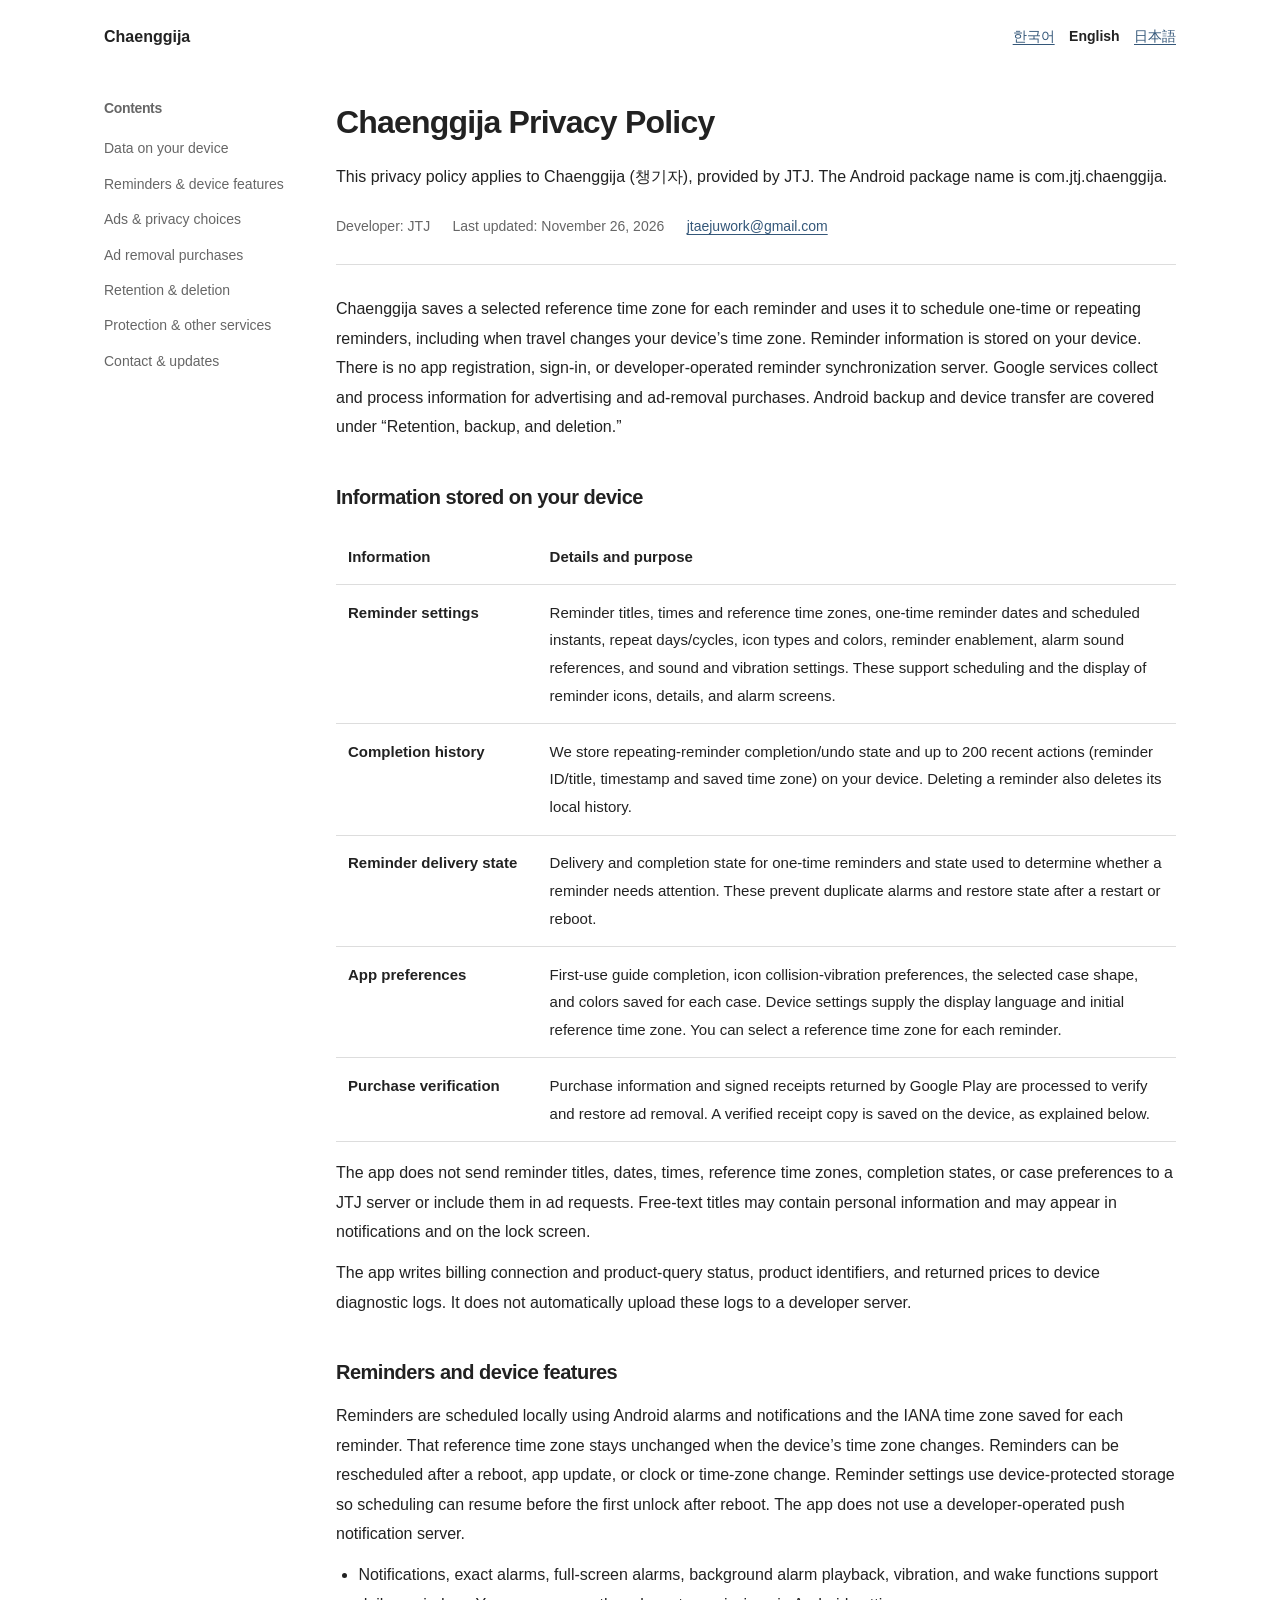
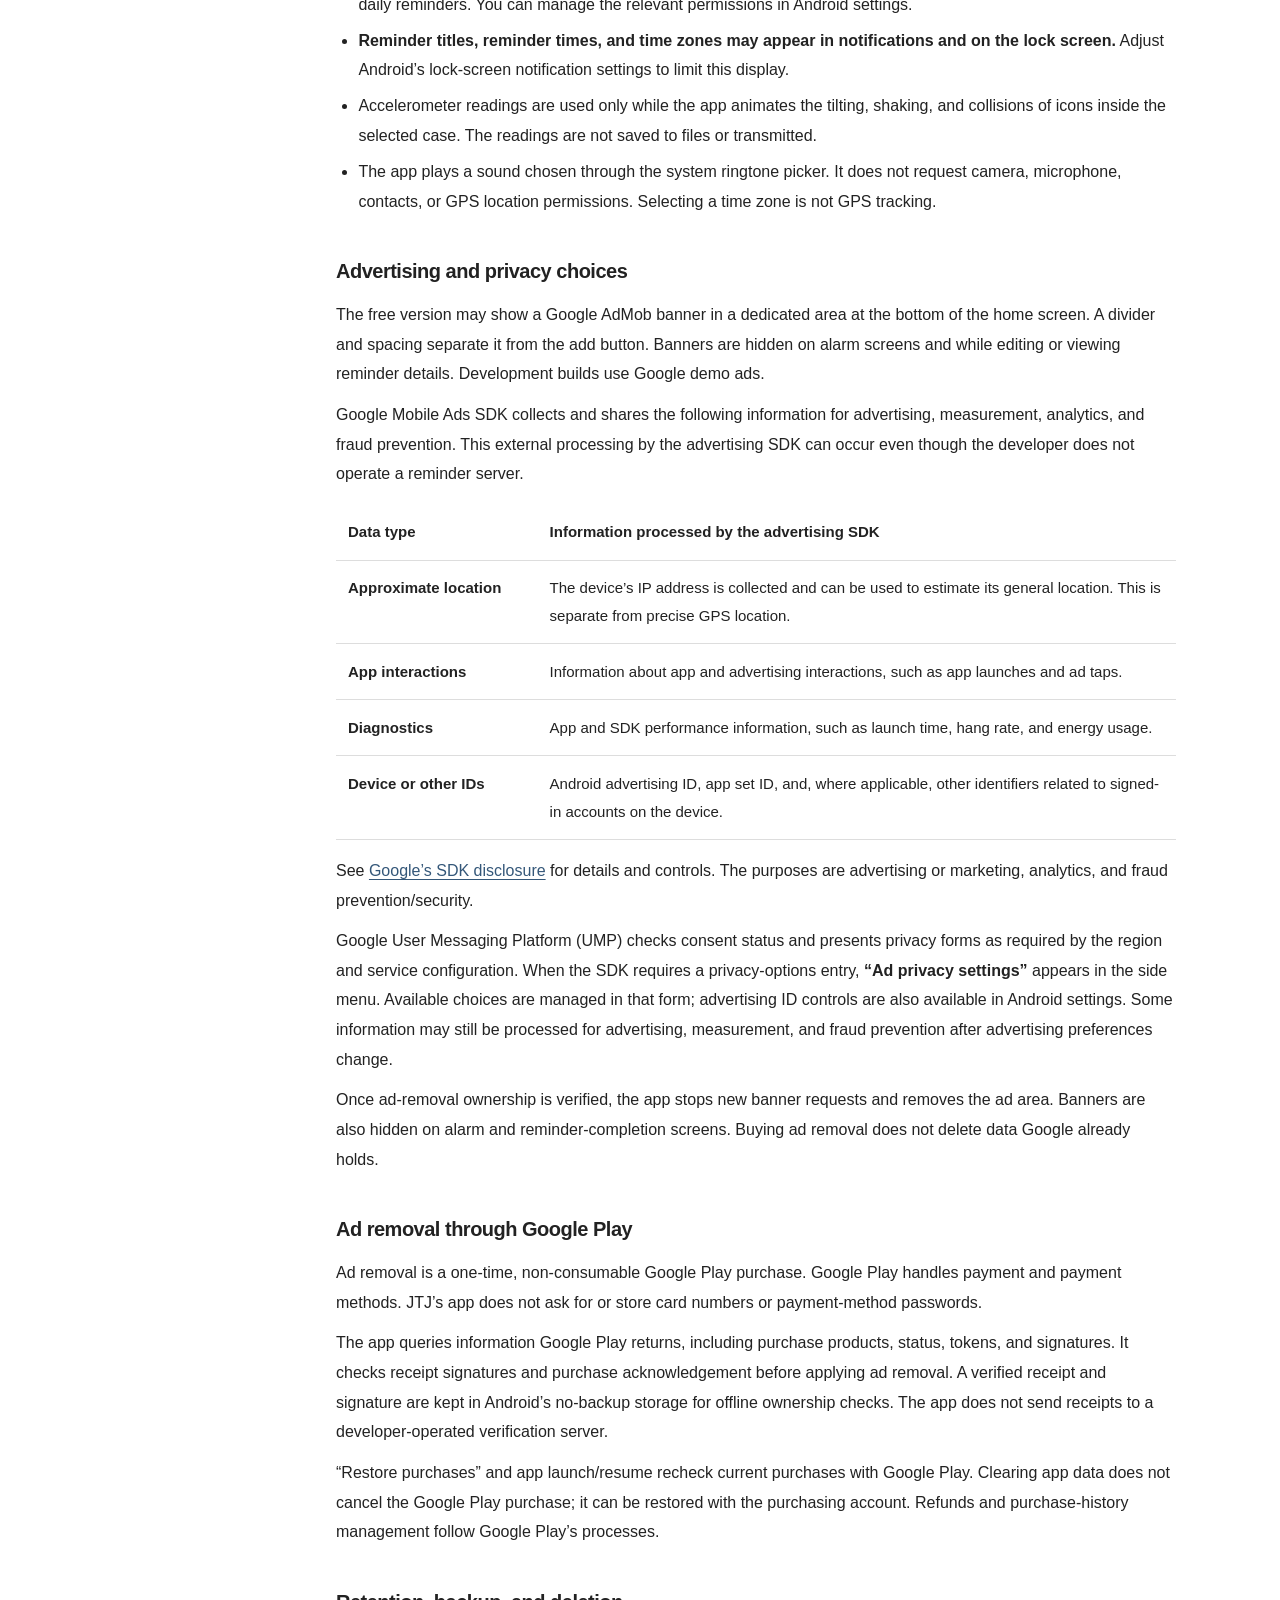
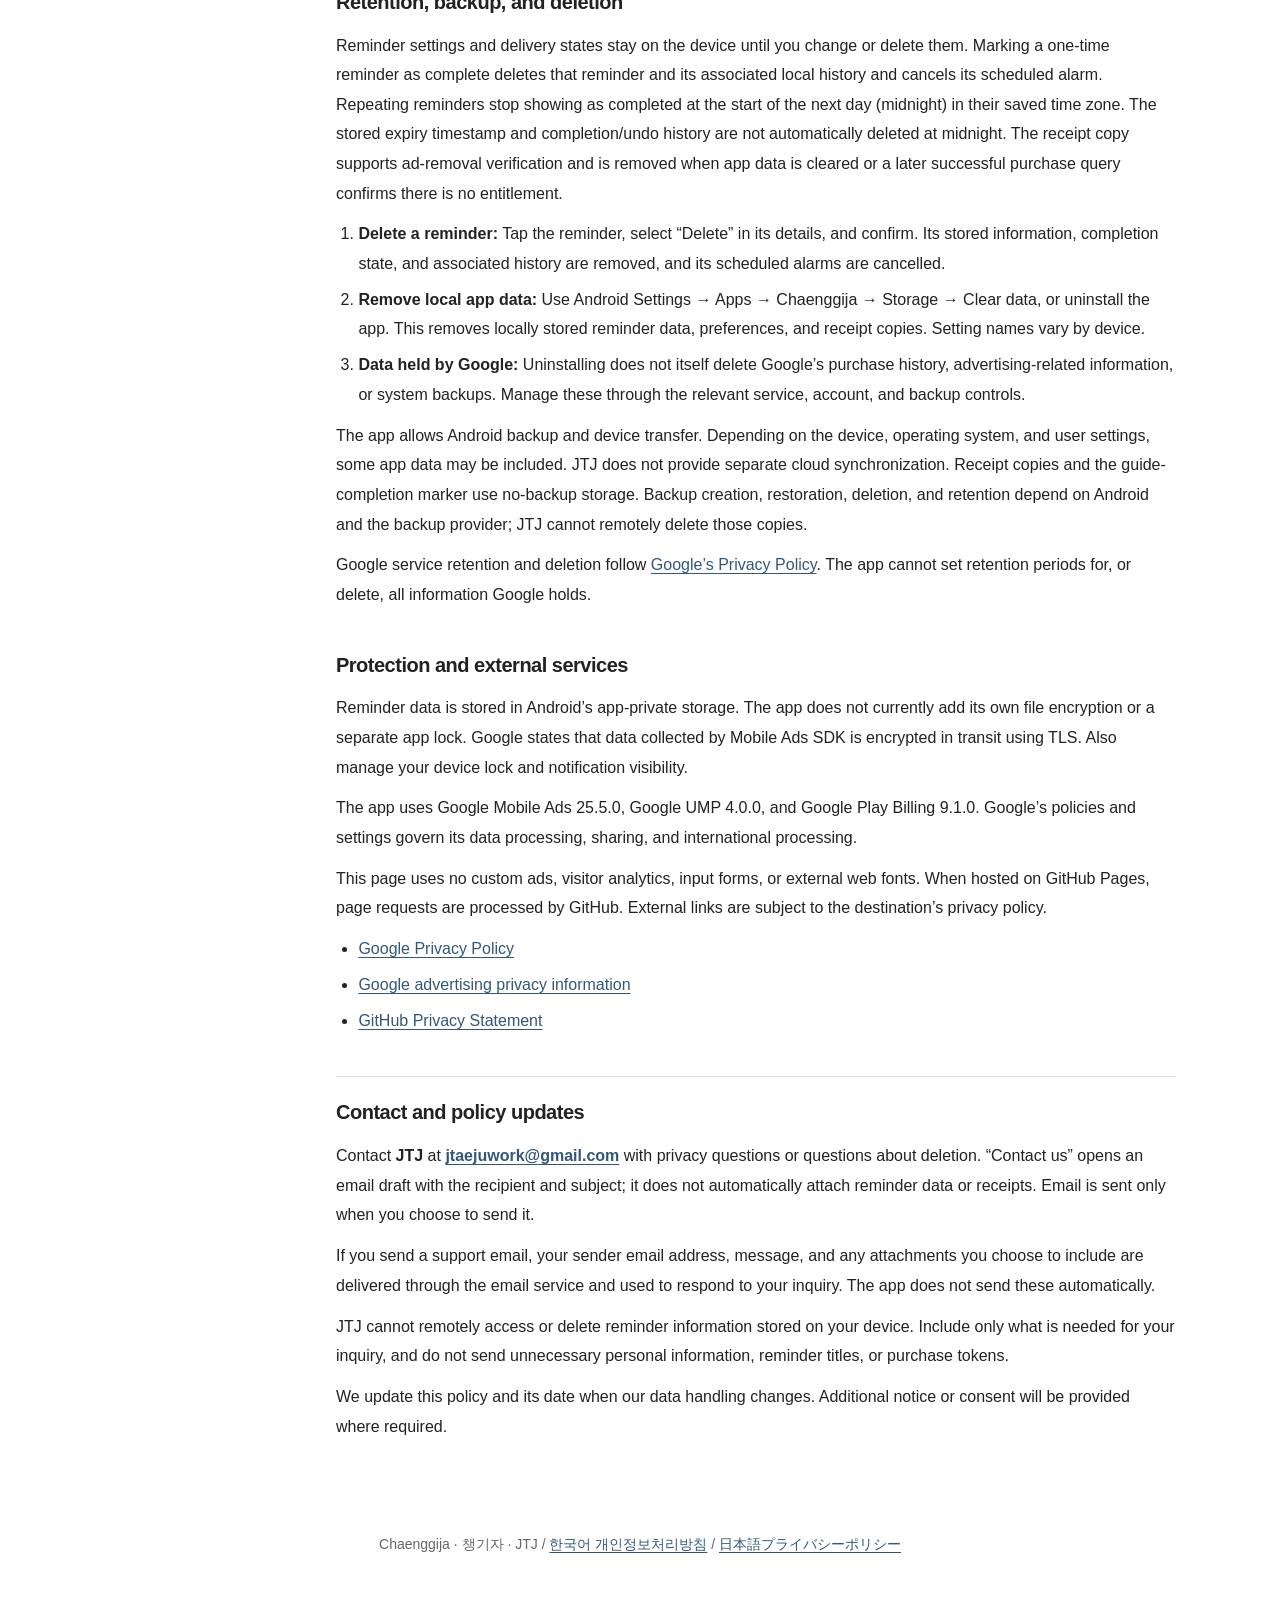
<file: en.html>
<!doctype html>
<html lang="en">
<head>
  <meta charset="utf-8">
  <meta name="viewport" content="width=device-width, initial-scale=1">
  <meta name="description" content="JTJ’s privacy policy for Chaenggija: on-device reminder data, reminders, ads, in-app purchases, retention and deletion.">
  <meta name="referrer" content="no-referrer">
  <title>Chaenggija Privacy Policy | JTJ</title>
  <link rel="stylesheet" href="styles.css">
</head>
<body>
  <a class="skip" href="#content">Skip to content</a>
  <header class="topbar">
    <a class="brand" href="en.html">Chaenggija</a>
    <nav class="languages" aria-label="Choose language"><a href="index.html" lang="ko" hreflang="ko">한국어</a><a href="en.html" lang="en" aria-current="page">English</a><a href="ja.html" lang="ja" hreflang="ja">日本語</a></nav>
  </header>
  <div class="layout">
    <aside class="toc"><h2>Contents</h2><nav aria-label="Contents">
      <a href="#local-data">Data on your device</a><a href="#notifications">Reminders &amp; device features</a><a href="#ads">Ads &amp; privacy choices</a><a href="#purchases">Ad removal purchases</a><a href="#deletion">Retention &amp; deletion</a><a href="#protection">Protection &amp; other services</a><a href="#contact">Contact &amp; updates</a>
    </nav></aside>
    <main id="content">
      <h1>Chaenggija Privacy Policy</h1>
      <p class="intro">This privacy policy applies to Chaenggija (챙기자), provided by JTJ. The Android package name is <span>com.jtj.chaenggija</span>.</p>
      <div class="meta"><span>Developer: JTJ</span><span>Last updated: <time datetime="2026-11-26">November 26, 2026</time></span><a href="mailto:jtaejuwork@gmail.com">jtaejuwork@gmail.com</a></div>
      <p class="overview">Chaenggija saves a selected reference time zone for each reminder and uses it to schedule one-time or repeating reminders, including when travel changes your device’s time zone. Reminder information is stored on your device. There is no app registration, sign-in, or developer-operated reminder synchronization server. Google services collect and process information for advertising and ad-removal purchases. Android backup and device transfer are covered under “Retention, backup, and deletion.”</p>

      <section id="local-data">
        <h2>Information stored on your device</h2>
        <div class="table-wrap"><table><thead><tr><th scope="col">Information</th><th scope="col">Details and purpose</th></tr></thead><tbody>
          <tr><th scope="row">Reminder settings</th><td>Reminder titles, times and reference time zones, one-time reminder dates and scheduled instants, repeat days/cycles, icon types and colors, reminder enablement, alarm sound references, and sound and vibration settings. These support scheduling and the display of reminder icons, details, and alarm screens.</td></tr>
          <tr><th scope="row">Completion history</th><td>We store repeating-reminder completion/undo state and up to 200 recent actions (reminder ID/title, timestamp and saved time zone) on your device. Deleting a reminder also deletes its local history.</td></tr>
          <tr><th scope="row">Reminder delivery state</th><td>Delivery and completion state for one-time reminders and state used to determine whether a reminder needs attention. These prevent duplicate alarms and restore state after a restart or reboot.</td></tr>
          <tr><th scope="row">App preferences</th><td>First-use guide completion, icon collision-vibration preferences, the selected case shape, and colors saved for each case. Device settings supply the display language and initial reference time zone. You can select a reference time zone for each reminder.</td></tr>
          <tr><th scope="row">Purchase verification</th><td>Purchase information and signed receipts returned by Google Play are processed to verify and restore ad removal. A verified receipt copy is saved on the device, as explained below.</td></tr>
        </tbody></table></div>
        <p>The app does not send reminder titles, dates, times, reference time zones, completion states, or case preferences to a JTJ server or include them in ad requests. Free-text titles may contain personal information and may appear in notifications and on the lock screen.</p>
        <p>The app writes billing connection and product-query status, product identifiers, and returned prices to device diagnostic logs. It does not automatically upload these logs to a developer server.</p>
      </section>

      <section id="notifications">
        <h2>Reminders and device features</h2>
        <p>Reminders are scheduled locally using Android alarms and notifications and the IANA time zone saved for each reminder. That reference time zone stays unchanged when the device’s time zone changes. Reminders can be rescheduled after a reboot, app update, or clock or time-zone change. Reminder settings use device-protected storage so scheduling can resume before the first unlock after reboot. The app does not use a developer-operated push notification server.</p>
        <ul>
          <li>Notifications, exact alarms, full-screen alarms, background alarm playback, vibration, and wake functions support daily reminders. You can manage the relevant permissions in Android settings.</li>
          <li><strong>Reminder titles, reminder times, and time zones may appear in notifications and on the lock screen.</strong> Adjust Android’s lock-screen notification settings to limit this display.</li>
          <li>Accelerometer readings are used only while the app animates the tilting, shaking, and collisions of icons inside the selected case. The readings are not saved to files or transmitted.</li>
          <li>The app plays a sound chosen through the system ringtone picker. It does not request camera, microphone, contacts, or GPS location permissions. Selecting a time zone is not GPS tracking.</li>
        </ul>
      </section>

      <section id="ads">
        <h2>Advertising and privacy choices</h2><p>The free version may show a Google AdMob banner in a dedicated area at the bottom of the home screen. A divider and spacing separate it from the add button. Banners are hidden on alarm screens and while editing or viewing reminder details. Development builds use Google demo ads.</p>
        <p>Google Mobile Ads SDK collects and shares the following information for advertising, measurement, analytics, and fraud prevention. This external processing by the advertising SDK can occur even though the developer does not operate a reminder server.</p>
        <div class="table-wrap"><table><thead><tr><th scope="col">Data type</th><th scope="col">Information processed by the advertising SDK</th></tr></thead><tbody>
          <tr><th scope="row">Approximate location</th><td>The device’s IP address is collected and can be used to estimate its general location. This is separate from precise GPS location.</td></tr>
          <tr><th scope="row">App interactions</th><td>Information about app and advertising interactions, such as app launches and ad taps.</td></tr>
          <tr><th scope="row">Diagnostics</th><td>App and SDK performance information, such as launch time, hang rate, and energy usage.</td></tr>
          <tr><th scope="row">Device or other IDs</th><td>Android advertising ID, app set ID, and, where applicable, other identifiers related to signed-in accounts on the device.</td></tr>
        </tbody></table></div>
        <p>See <a href="https://developers.google.com/admob/android/privacy/play-data-disclosure">Google’s SDK disclosure</a> for details and controls. The purposes are advertising or marketing, analytics, and fraud prevention/security.</p>
        <p>Google User Messaging Platform (UMP) checks consent status and presents privacy forms as required by the region and service configuration. When the SDK requires a privacy-options entry, <strong>“Ad privacy settings”</strong> appears in the side menu. Available choices are managed in that form; advertising ID controls are also available in Android settings. Some information may still be processed for advertising, measurement, and fraud prevention after advertising preferences change.</p>
        <p>Once ad-removal ownership is verified, the app stops new banner requests and removes the ad area. Banners are also hidden on alarm and reminder-completion screens. Buying ad removal does not delete data Google already holds.</p>
      </section>

      <section id="purchases">
        <h2>Ad removal through Google Play</h2>
        <p>Ad removal is a one-time, non-consumable Google Play purchase. Google Play handles payment and payment methods. JTJ’s app does not ask for or store card numbers or payment-method passwords.</p>
        <p>The app queries information Google Play returns, including purchase products, status, tokens, and signatures. It checks receipt signatures and purchase acknowledgement before applying ad removal. A verified receipt and signature are kept in Android’s no-backup storage for offline ownership checks. The app does not send receipts to a developer-operated verification server.</p>
        <p>“Restore purchases” and app launch/resume recheck current purchases with Google Play. Clearing app data does not cancel the Google Play purchase; it can be restored with the purchasing account. Refunds and purchase-history management follow Google Play’s processes.</p>
      </section>

      <section id="deletion">
        <h2>Retention, backup, and deletion</h2>
        <p>Reminder settings and delivery states stay on the device until you change or delete them. Marking a one-time reminder as complete deletes that reminder and its associated local history and cancels its scheduled alarm. Repeating reminders stop showing as completed at the start of the next day (midnight) in their saved time zone. The stored expiry timestamp and completion/undo history are not automatically deleted at midnight. The receipt copy supports ad-removal verification and is removed when app data is cleared or a later successful purchase query confirms there is no entitlement.</p>
        <ol>
          <li><strong>Delete a reminder:</strong> Tap the reminder, select “Delete” in its details, and confirm. Its stored information, completion state, and associated history are removed, and its scheduled alarms are cancelled.</li>
          <li><strong>Remove local app data:</strong> Use Android Settings → Apps → Chaenggija → Storage → Clear data, or uninstall the app. This removes locally stored reminder data, preferences, and receipt copies. Setting names vary by device.</li>
          <li><strong>Data held by Google:</strong> Uninstalling does not itself delete Google’s purchase history, advertising-related information, or system backups. Manage these through the relevant service, account, and backup controls.</li>
        </ol>
        <p>The app allows Android backup and device transfer. Depending on the device, operating system, and user settings, some app data may be included. JTJ does not provide separate cloud synchronization. Receipt copies and the guide-completion marker use no-backup storage. Backup creation, restoration, deletion, and retention depend on Android and the backup provider; JTJ cannot remotely delete those copies.</p>
        <p>Google service retention and deletion follow <a href="https://policies.google.com/privacy?hl=en">Google’s Privacy Policy</a>. The app cannot set retention periods for, or delete, all information Google holds.</p>
      </section>

      <section id="protection">
        <h2>Protection and external services</h2>
        <p>Reminder data is stored in Android’s app-private storage. The app does not currently add its own file encryption or a separate app lock. Google states that data collected by Mobile Ads SDK is encrypted in transit using TLS. Also manage your device lock and notification visibility.</p>
        <p>The app uses Google Mobile Ads 25.5.0, Google UMP 4.0.0, and Google Play Billing 9.1.0. Google’s policies and settings govern its data processing, sharing, and international processing.</p>
        <p>This page uses no custom ads, visitor analytics, input forms, or external web fonts. When hosted on GitHub Pages, page requests are processed by GitHub. External links are subject to the destination’s privacy policy.</p>
        <ul>
          <li><a href="https://policies.google.com/privacy?hl=en">Google Privacy Policy</a></li>
          <li><a href="https://policies.google.com/technologies/ads?hl=en">Google advertising privacy information</a></li>
          <li><a href="https://docs.github.com/en/site-policy/privacy-policies/github-general-privacy-statement">GitHub Privacy Statement</a></li>
        </ul>
      </section>

      <section id="contact" class="contact">
        <h2>Contact and policy updates</h2>
        <p>Contact <strong>JTJ</strong> at <a href="mailto:jtaejuwork@gmail.com">jtaejuwork@gmail.com</a> with privacy questions or questions about deletion. “Contact us” opens an email draft with the recipient and subject; it does not automatically attach reminder data or receipts. Email is sent only when you choose to send it.</p>
        <p>If you send a support email, your sender email address, message, and any attachments you choose to include are delivered through the email service and used to respond to your inquiry. The app does not send these automatically.</p>
        <p>JTJ cannot remotely access or delete reminder information stored on your device. Include only what is needed for your inquiry, and do not send unnecessary personal information, reminder titles, or purchase tokens.</p>
        <p>We update this policy and its date when our data handling changes. Additional notice or consent will be provided where required.</p>
      </section>
    </main>
  </div>
  <footer class="footer">Chaenggija · 챙기자 · JTJ <span aria-hidden="true">/</span> <a href="index.html" lang="ko" hreflang="ko">한국어 개인정보처리방침</a> <span aria-hidden="true">/</span> <a href="ja.html" lang="ja" hreflang="ja">日本語プライバシーポリシー</a></footer>
</body>
</html>
</file>
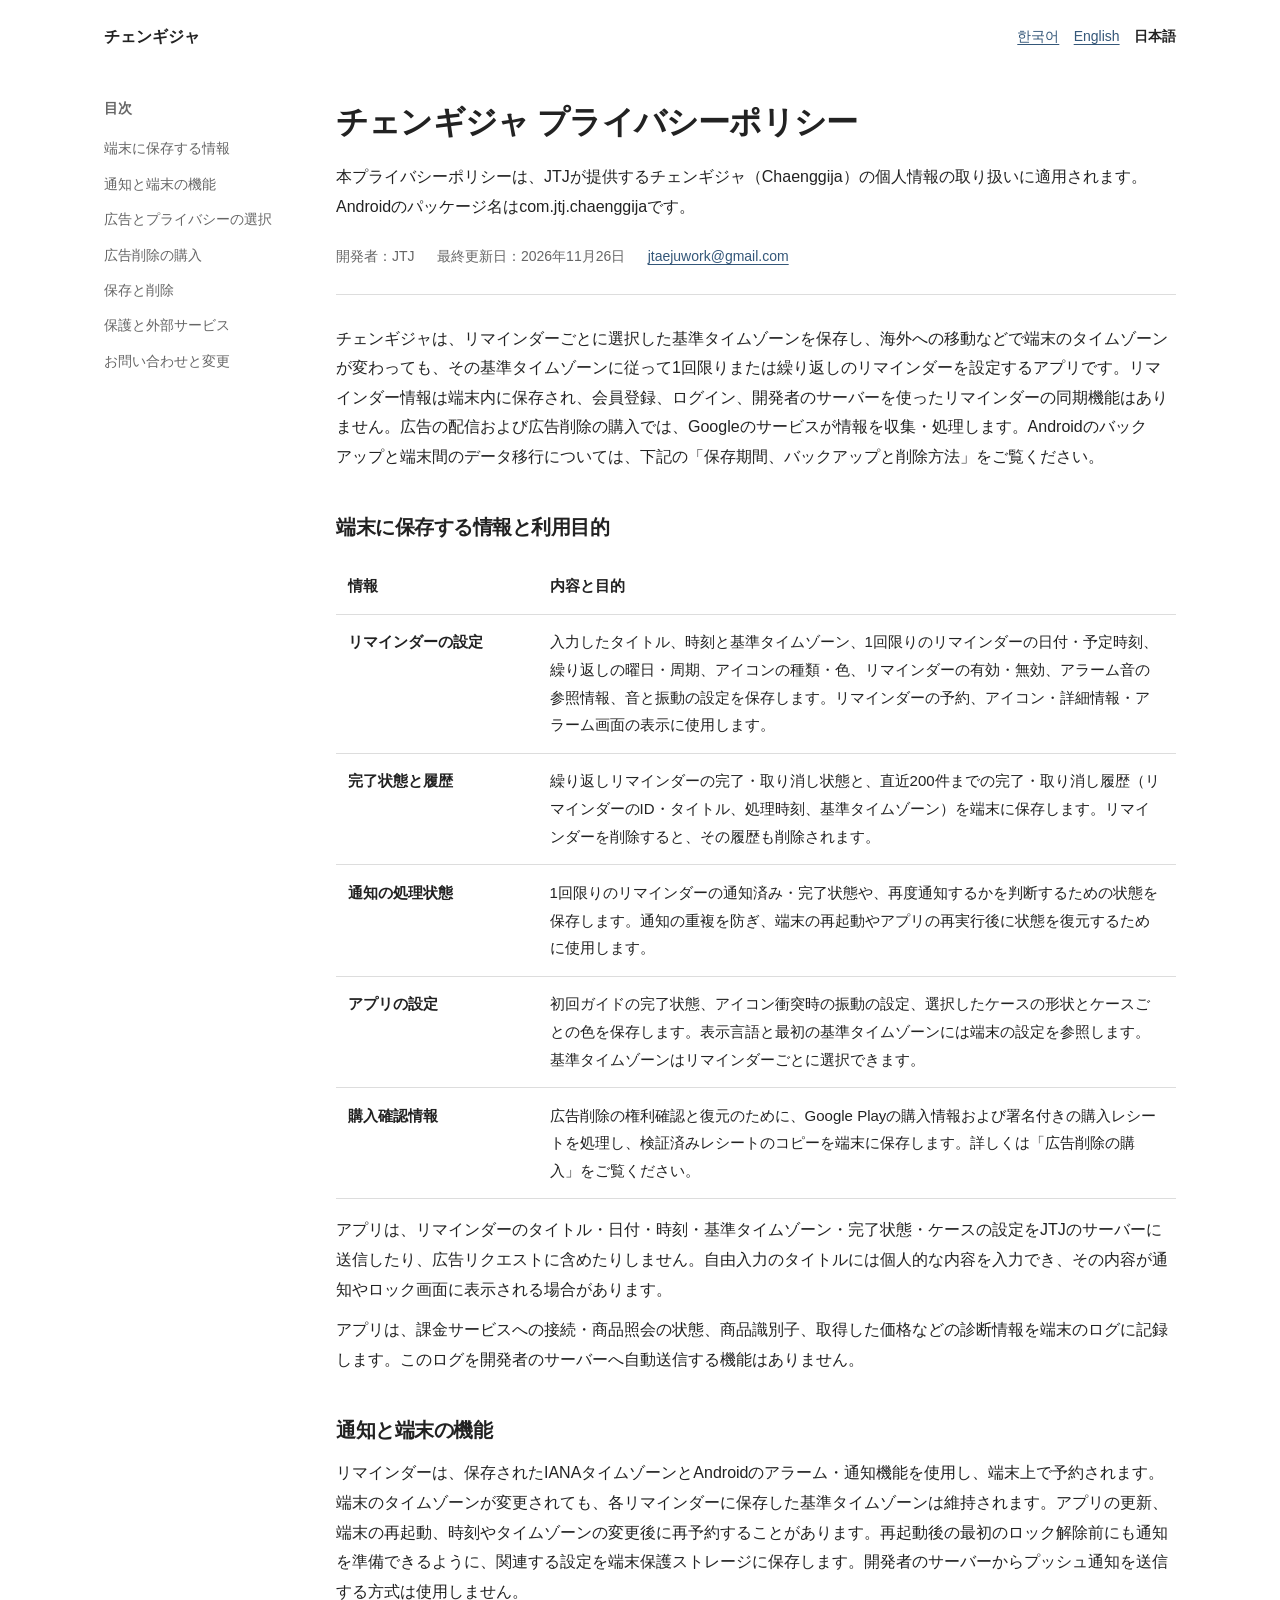
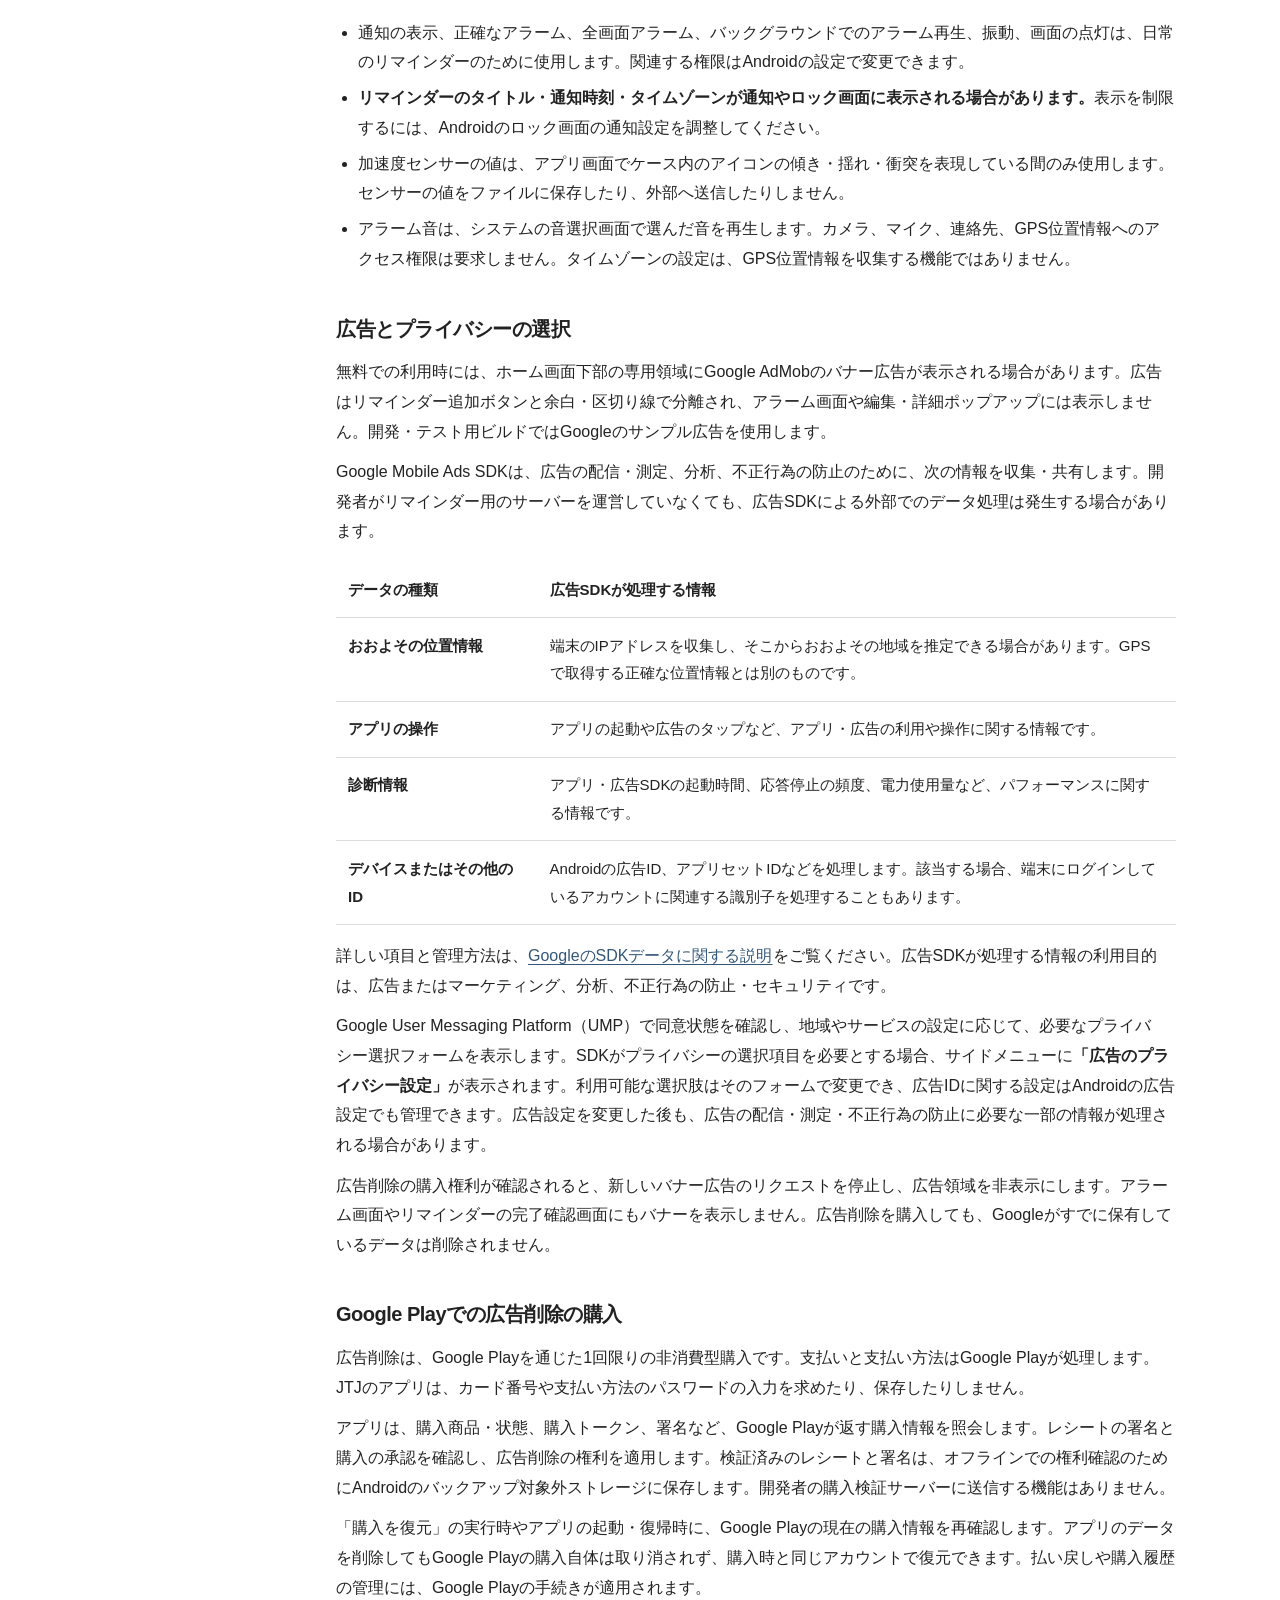
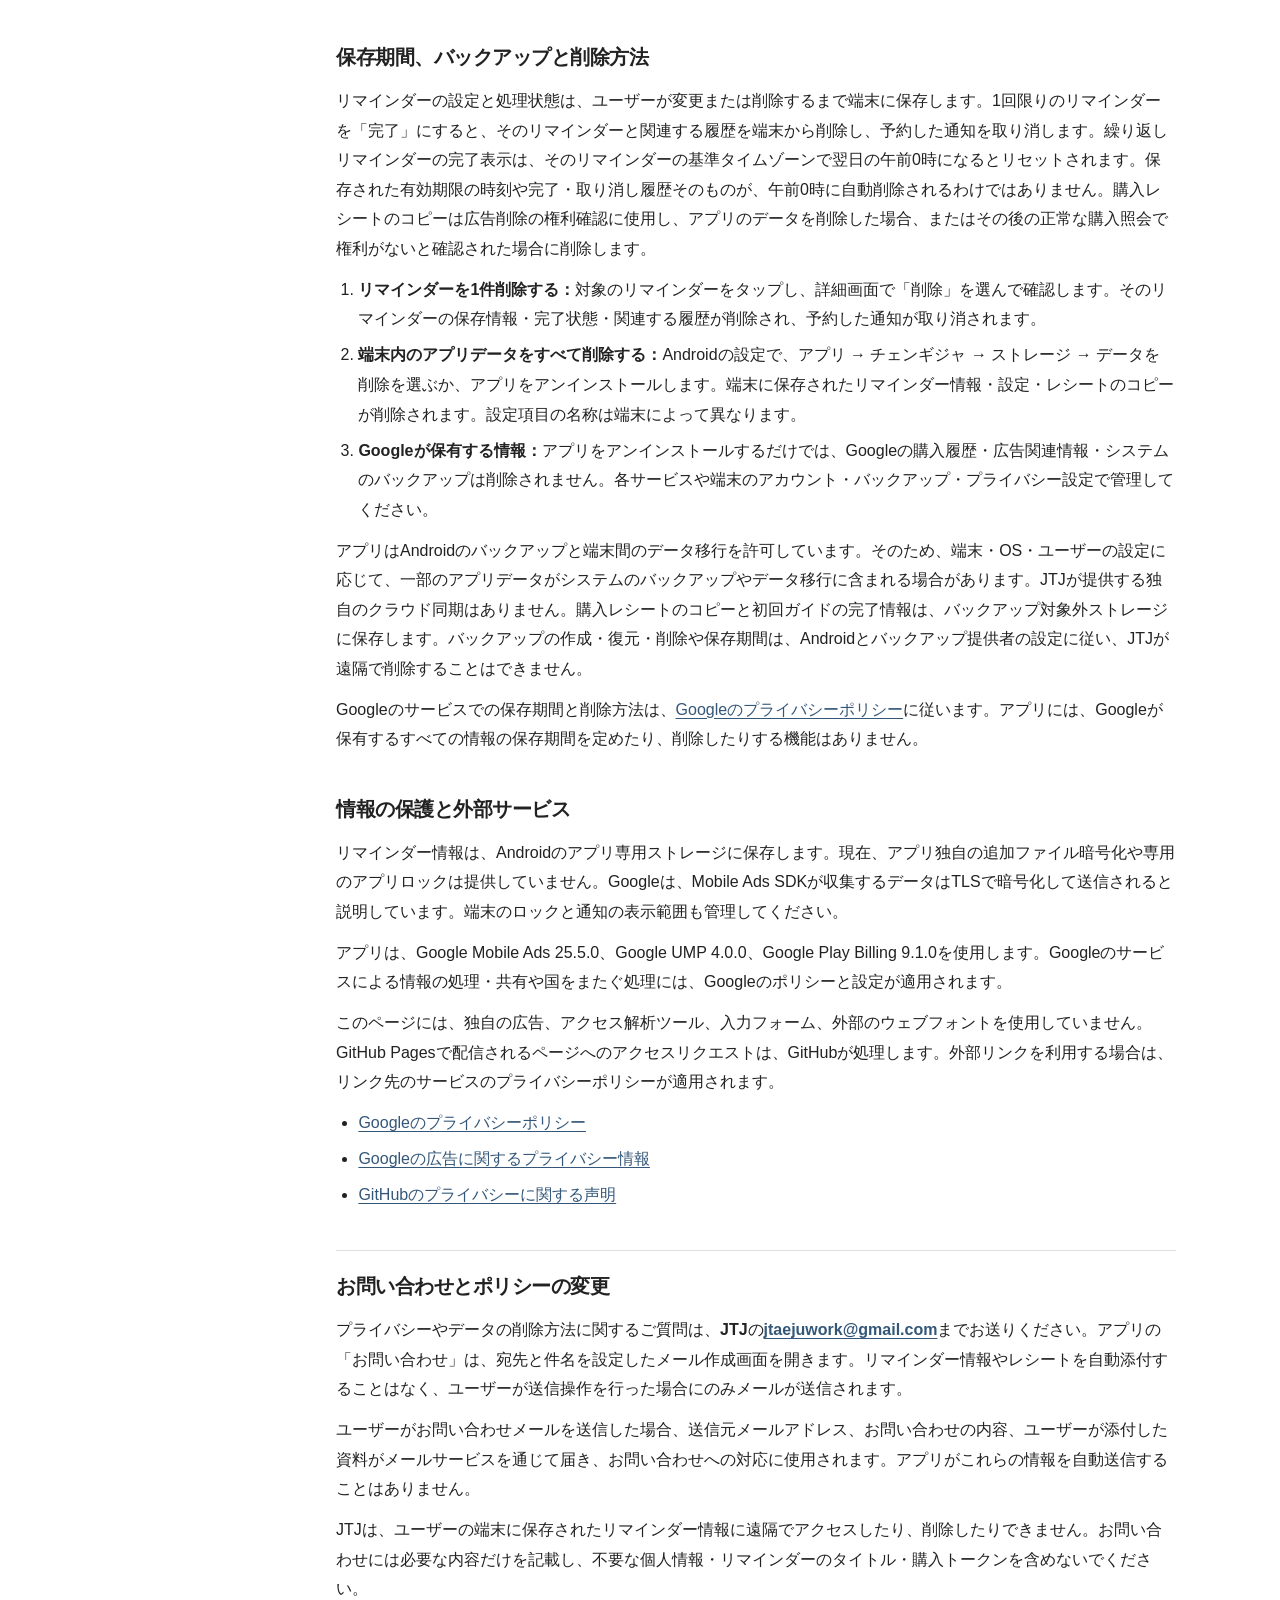
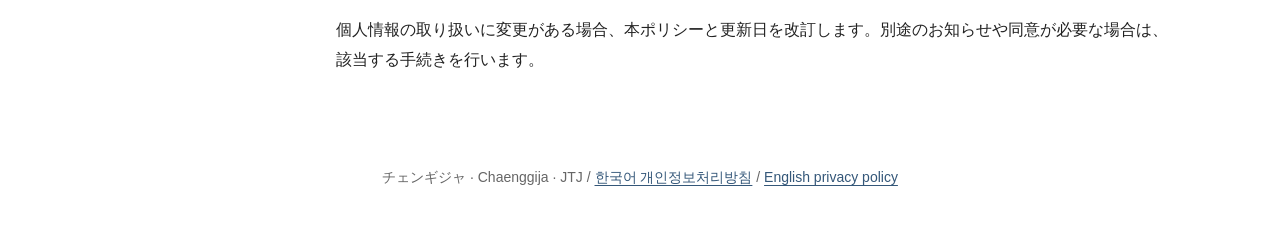
<file: ja.html>
<!doctype html>
<html lang="ja">
<head>
  <meta charset="utf-8">
  <meta name="viewport" content="width=device-width, initial-scale=1">
  <meta name="description" content="JTJが提供するチェンギジャ（Chaenggija）のプライバシーポリシー。端末内のリマインダー情報、通知、広告、アプリ内購入、データの保存と削除についてご案内します。">
  <meta name="referrer" content="no-referrer">
  <title>チェンギジャ プライバシーポリシー | JTJ</title>
  <link rel="stylesheet" href="styles.css">
</head>
<body>
  <a class="skip" href="#content">本文へ移動</a>
  <header class="topbar">
    <a class="brand" href="ja.html">チェンギジャ</a>
    <nav class="languages" aria-label="言語を選択"><a href="index.html" lang="ko" hreflang="ko">한국어</a><a href="en.html" lang="en" hreflang="en">English</a><a href="ja.html" lang="ja" aria-current="page">日本語</a></nav>
  </header>
  <div class="layout">
    <aside class="toc"><h2>目次</h2><nav aria-label="目次">
      <a href="#local-data">端末に保存する情報</a><a href="#notifications">通知と端末の機能</a><a href="#ads">広告とプライバシーの選択</a><a href="#purchases">広告削除の購入</a><a href="#deletion">保存と削除</a><a href="#protection">保護と外部サービス</a><a href="#contact">お問い合わせと変更</a>
    </nav></aside>
    <main id="content">
      <h1>チェンギジャ プライバシーポリシー</h1>
      <p class="intro">本プライバシーポリシーは、JTJが提供するチェンギジャ（Chaenggija）の個人情報の取り扱いに適用されます。Androidのパッケージ名は<span lang="en">com.jtj.chaenggija</span>です。</p>
      <div class="meta"><span>開発者：JTJ</span><span>最終更新日：<time datetime="2026-11-26">2026年11月26日</time></span><a href="mailto:jtaejuwork@gmail.com">jtaejuwork@gmail.com</a></div>
      <p class="overview">チェンギジャは、リマインダーごとに選択した基準タイムゾーンを保存し、海外への移動などで端末のタイムゾーンが変わっても、その基準タイムゾーンに従って1回限りまたは繰り返しのリマインダーを設定するアプリです。リマインダー情報は端末内に保存され、会員登録、ログイン、開発者のサーバーを使ったリマインダーの同期機能はありません。広告の配信および広告削除の購入では、Googleのサービスが情報を収集・処理します。Androidのバックアップと端末間のデータ移行については、下記の「保存期間、バックアップと削除方法」をご覧ください。</p>

      <section id="local-data">
        <h2>端末に保存する情報と利用目的</h2>
        <div class="table-wrap"><table><thead><tr><th scope="col">情報</th><th scope="col">内容と目的</th></tr></thead><tbody>
          <tr><th scope="row">リマインダーの設定</th><td>入力したタイトル、時刻と基準タイムゾーン、1回限りのリマインダーの日付・予定時刻、繰り返しの曜日・周期、アイコンの種類・色、リマインダーの有効・無効、アラーム音の参照情報、音と振動の設定を保存します。リマインダーの予約、アイコン・詳細情報・アラーム画面の表示に使用します。</td></tr>
          <tr><th scope="row">完了状態と履歴</th><td>繰り返しリマインダーの完了・取り消し状態と、直近200件までの完了・取り消し履歴（リマインダーのID・タイトル、処理時刻、基準タイムゾーン）を端末に保存します。リマインダーを削除すると、その履歴も削除されます。</td></tr>
          <tr><th scope="row">通知の処理状態</th><td>1回限りのリマインダーの通知済み・完了状態や、再度通知するかを判断するための状態を保存します。通知の重複を防ぎ、端末の再起動やアプリの再実行後に状態を復元するために使用します。</td></tr>
          <tr><th scope="row">アプリの設定</th><td>初回ガイドの完了状態、アイコン衝突時の振動の設定、選択したケースの形状とケースごとの色を保存します。表示言語と最初の基準タイムゾーンには端末の設定を参照します。基準タイムゾーンはリマインダーごとに選択できます。</td></tr>
          <tr><th scope="row">購入確認情報</th><td>広告削除の権利確認と復元のために、Google Playの購入情報および署名付きの購入レシートを処理し、検証済みレシートのコピーを端末に保存します。詳しくは「広告削除の購入」をご覧ください。</td></tr>
        </tbody></table></div>
        <p>アプリは、リマインダーのタイトル・日付・時刻・基準タイムゾーン・完了状態・ケースの設定をJTJのサーバーに送信したり、広告リクエストに含めたりしません。自由入力のタイトルには個人的な内容を入力でき、その内容が通知やロック画面に表示される場合があります。</p>
        <p>アプリは、課金サービスへの接続・商品照会の状態、商品識別子、取得した価格などの診断情報を端末のログに記録します。このログを開発者のサーバーへ自動送信する機能はありません。</p>
      </section>

      <section id="notifications">
        <h2>通知と端末の機能</h2>
        <p>リマインダーは、保存されたIANAタイムゾーンとAndroidのアラーム・通知機能を使用し、端末上で予約されます。端末のタイムゾーンが変更されても、各リマインダーに保存した基準タイムゾーンは維持されます。アプリの更新、端末の再起動、時刻やタイムゾーンの変更後に再予約することがあります。再起動後の最初のロック解除前にも通知を準備できるように、関連する設定を端末保護ストレージに保存します。開発者のサーバーからプッシュ通知を送信する方式は使用しません。</p>
        <ul>
          <li>通知の表示、正確なアラーム、全画面アラーム、バックグラウンドでのアラーム再生、振動、画面の点灯は、日常のリマインダーのために使用します。関連する権限はAndroidの設定で変更できます。</li>
          <li><strong>リマインダーのタイトル・通知時刻・タイムゾーンが通知やロック画面に表示される場合があります。</strong>表示を制限するには、Androidのロック画面の通知設定を調整してください。</li>
          <li>加速度センサーの値は、アプリ画面でケース内のアイコンの傾き・揺れ・衝突を表現している間のみ使用します。センサーの値をファイルに保存したり、外部へ送信したりしません。</li>
          <li>アラーム音は、システムの音選択画面で選んだ音を再生します。カメラ、マイク、連絡先、GPS位置情報へのアクセス権限は要求しません。タイムゾーンの設定は、GPS位置情報を収集する機能ではありません。</li>
        </ul>
      </section>

      <section id="ads">
        <h2>広告とプライバシーの選択</h2><p>無料での利用時には、ホーム画面下部の専用領域にGoogle AdMobのバナー広告が表示される場合があります。広告はリマインダー追加ボタンと余白・区切り線で分離され、アラーム画面や編集・詳細ポップアップには表示しません。開発・テスト用ビルドではGoogleのサンプル広告を使用します。</p>
        <p>Google Mobile Ads SDKは、広告の配信・測定、分析、不正行為の防止のために、次の情報を収集・共有します。開発者がリマインダー用のサーバーを運営していなくても、広告SDKによる外部でのデータ処理は発生する場合があります。</p>
        <div class="table-wrap"><table><thead><tr><th scope="col">データの種類</th><th scope="col">広告SDKが処理する情報</th></tr></thead><tbody>
          <tr><th scope="row">おおよその位置情報</th><td>端末のIPアドレスを収集し、そこからおおよその地域を推定できる場合があります。GPSで取得する正確な位置情報とは別のものです。</td></tr>
          <tr><th scope="row">アプリの操作</th><td>アプリの起動や広告のタップなど、アプリ・広告の利用や操作に関する情報です。</td></tr>
          <tr><th scope="row">診断情報</th><td>アプリ・広告SDKの起動時間、応答停止の頻度、電力使用量など、パフォーマンスに関する情報です。</td></tr>
          <tr><th scope="row">デバイスまたはその他のID</th><td>Androidの広告ID、アプリセットIDなどを処理します。該当する場合、端末にログインしているアカウントに関連する識別子を処理することもあります。</td></tr>
        </tbody></table></div>
        <p>詳しい項目と管理方法は、<a href="https://developers.google.com/admob/android/privacy/play-data-disclosure?hl=ja">GoogleのSDKデータに関する説明</a>をご覧ください。広告SDKが処理する情報の利用目的は、広告またはマーケティング、分析、不正行為の防止・セキュリティです。</p>
        <p>Google User Messaging Platform（UMP）で同意状態を確認し、地域やサービスの設定に応じて、必要なプライバシー選択フォームを表示します。SDKがプライバシーの選択項目を必要とする場合、サイドメニューに<strong>「広告のプライバシー設定」</strong>が表示されます。利用可能な選択肢はそのフォームで変更でき、広告IDに関する設定はAndroidの広告設定でも管理できます。広告設定を変更した後も、広告の配信・測定・不正行為の防止に必要な一部の情報が処理される場合があります。</p>
        <p>広告削除の購入権利が確認されると、新しいバナー広告のリクエストを停止し、広告領域を非表示にします。アラーム画面やリマインダーの完了確認画面にもバナーを表示しません。広告削除を購入しても、Googleがすでに保有しているデータは削除されません。</p>
      </section>

      <section id="purchases">
        <h2>Google Playでの広告削除の購入</h2>
        <p>広告削除は、Google Playを通じた1回限りの非消費型購入です。支払いと支払い方法はGoogle Playが処理します。JTJのアプリは、カード番号や支払い方法のパスワードの入力を求めたり、保存したりしません。</p>
        <p>アプリは、購入商品・状態、購入トークン、署名など、Google Playが返す購入情報を照会します。レシートの署名と購入の承認を確認し、広告削除の権利を適用します。検証済みのレシートと署名は、オフラインでの権利確認のためにAndroidのバックアップ対象外ストレージに保存します。開発者の購入検証サーバーに送信する機能はありません。</p>
        <p>「購入を復元」の実行時やアプリの起動・復帰時に、Google Playの現在の購入情報を再確認します。アプリのデータを削除してもGoogle Playの購入自体は取り消されず、購入時と同じアカウントで復元できます。払い戻しや購入履歴の管理には、Google Playの手続きが適用されます。</p>
      </section>

      <section id="deletion">
        <h2>保存期間、バックアップと削除方法</h2>
        <p>リマインダーの設定と処理状態は、ユーザーが変更または削除するまで端末に保存します。1回限りのリマインダーを「完了」にすると、そのリマインダーと関連する履歴を端末から削除し、予約した通知を取り消します。繰り返しリマインダーの完了表示は、そのリマインダーの基準タイムゾーンで翌日の午前0時になるとリセットされます。保存された有効期限の時刻や完了・取り消し履歴そのものが、午前0時に自動削除されるわけではありません。購入レシートのコピーは広告削除の権利確認に使用し、アプリのデータを削除した場合、またはその後の正常な購入照会で権利がないと確認された場合に削除します。</p>
        <ol>
          <li><strong>リマインダーを1件削除する：</strong>対象のリマインダーをタップし、詳細画面で「削除」を選んで確認します。そのリマインダーの保存情報・完了状態・関連する履歴が削除され、予約した通知が取り消されます。</li>
          <li><strong>端末内のアプリデータをすべて削除する：</strong>Androidの設定で、アプリ → チェンギジャ → ストレージ → データを削除を選ぶか、アプリをアンインストールします。端末に保存されたリマインダー情報・設定・レシートのコピーが削除されます。設定項目の名称は端末によって異なります。</li>
          <li><strong>Googleが保有する情報：</strong>アプリをアンインストールするだけでは、Googleの購入履歴・広告関連情報・システムのバックアップは削除されません。各サービスや端末のアカウント・バックアップ・プライバシー設定で管理してください。</li>
        </ol>
        <p>アプリはAndroidのバックアップと端末間のデータ移行を許可しています。そのため、端末・OS・ユーザーの設定に応じて、一部のアプリデータがシステムのバックアップやデータ移行に含まれる場合があります。JTJが提供する独自のクラウド同期はありません。購入レシートのコピーと初回ガイドの完了情報は、バックアップ対象外ストレージに保存します。バックアップの作成・復元・削除や保存期間は、Androidとバックアップ提供者の設定に従い、JTJが遠隔で削除することはできません。</p>
        <p>Googleのサービスでの保存期間と削除方法は、<a href="https://policies.google.com/privacy?hl=ja">Googleのプライバシーポリシー</a>に従います。アプリには、Googleが保有するすべての情報の保存期間を定めたり、削除したりする機能はありません。</p>
      </section>

      <section id="protection">
        <h2>情報の保護と外部サービス</h2>
        <p>リマインダー情報は、Androidのアプリ専用ストレージに保存します。現在、アプリ独自の追加ファイル暗号化や専用のアプリロックは提供していません。Googleは、Mobile Ads SDKが収集するデータはTLSで暗号化して送信されると説明しています。端末のロックと通知の表示範囲も管理してください。</p>
        <p>アプリは、Google Mobile Ads 25.5.0、Google UMP 4.0.0、Google Play Billing 9.1.0を使用します。Googleのサービスによる情報の処理・共有や国をまたぐ処理には、Googleのポリシーと設定が適用されます。</p>
        <p>このページには、独自の広告、アクセス解析ツール、入力フォーム、外部のウェブフォントを使用していません。GitHub Pagesで配信されるページへのアクセスリクエストは、GitHubが処理します。外部リンクを利用する場合は、リンク先のサービスのプライバシーポリシーが適用されます。</p>
        <ul>
          <li><a href="https://policies.google.com/privacy?hl=ja">Googleのプライバシーポリシー</a></li>
          <li><a href="https://policies.google.com/technologies/ads?hl=ja">Googleの広告に関するプライバシー情報</a></li>
          <li><a href="https://docs.github.com/ja/site-policy/privacy-policies/github-general-privacy-statement">GitHubのプライバシーに関する声明</a></li>
        </ul>
      </section>

      <section id="contact" class="contact">
        <h2>お問い合わせとポリシーの変更</h2>
        <p>プライバシーやデータの削除方法に関するご質問は、<strong>JTJ</strong>の<a href="mailto:jtaejuwork@gmail.com">jtaejuwork@gmail.com</a>までお送りください。アプリの「お問い合わせ」は、宛先と件名を設定したメール作成画面を開きます。リマインダー情報やレシートを自動添付することはなく、ユーザーが送信操作を行った場合にのみメールが送信されます。</p>
        <p>ユーザーがお問い合わせメールを送信した場合、送信元メールアドレス、お問い合わせの内容、ユーザーが添付した資料がメールサービスを通じて届き、お問い合わせへの対応に使用されます。アプリがこれらの情報を自動送信することはありません。</p>
        <p>JTJは、ユーザーの端末に保存されたリマインダー情報に遠隔でアクセスしたり、削除したりできません。お問い合わせには必要な内容だけを記載し、不要な個人情報・リマインダーのタイトル・購入トークンを含めないでください。</p>
        <p>個人情報の取り扱いに変更がある場合、本ポリシーと更新日を改訂します。別途のお知らせや同意が必要な場合は、該当する手続きを行います。</p>
      </section>
    </main>
  </div>
  <footer class="footer">チェンギジャ · Chaenggija · JTJ <span aria-hidden="true">/</span> <a href="index.html" lang="ko" hreflang="ko">한국어 개인정보처리방침</a> <span aria-hidden="true">/</span> <a href="en.html" lang="en" hreflang="en">English privacy policy</a></footer>
</body>
</html>
</file>
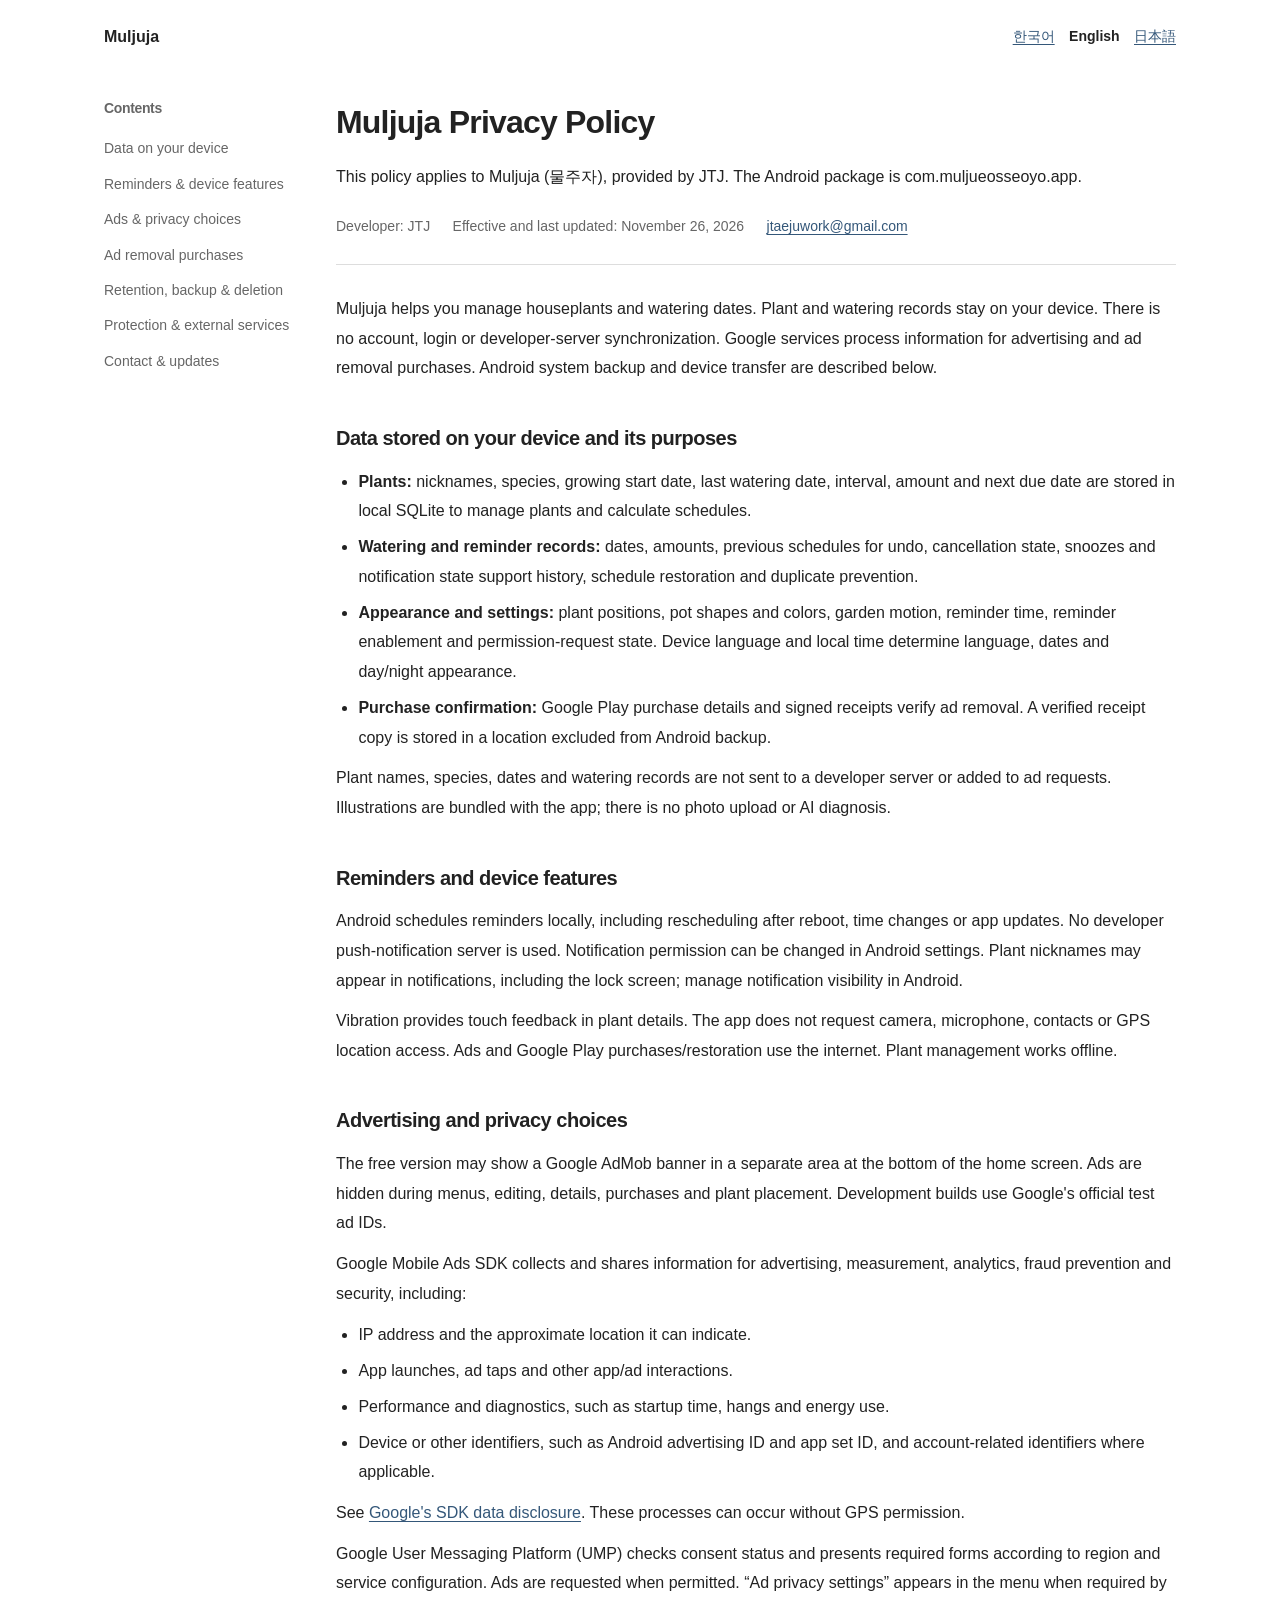
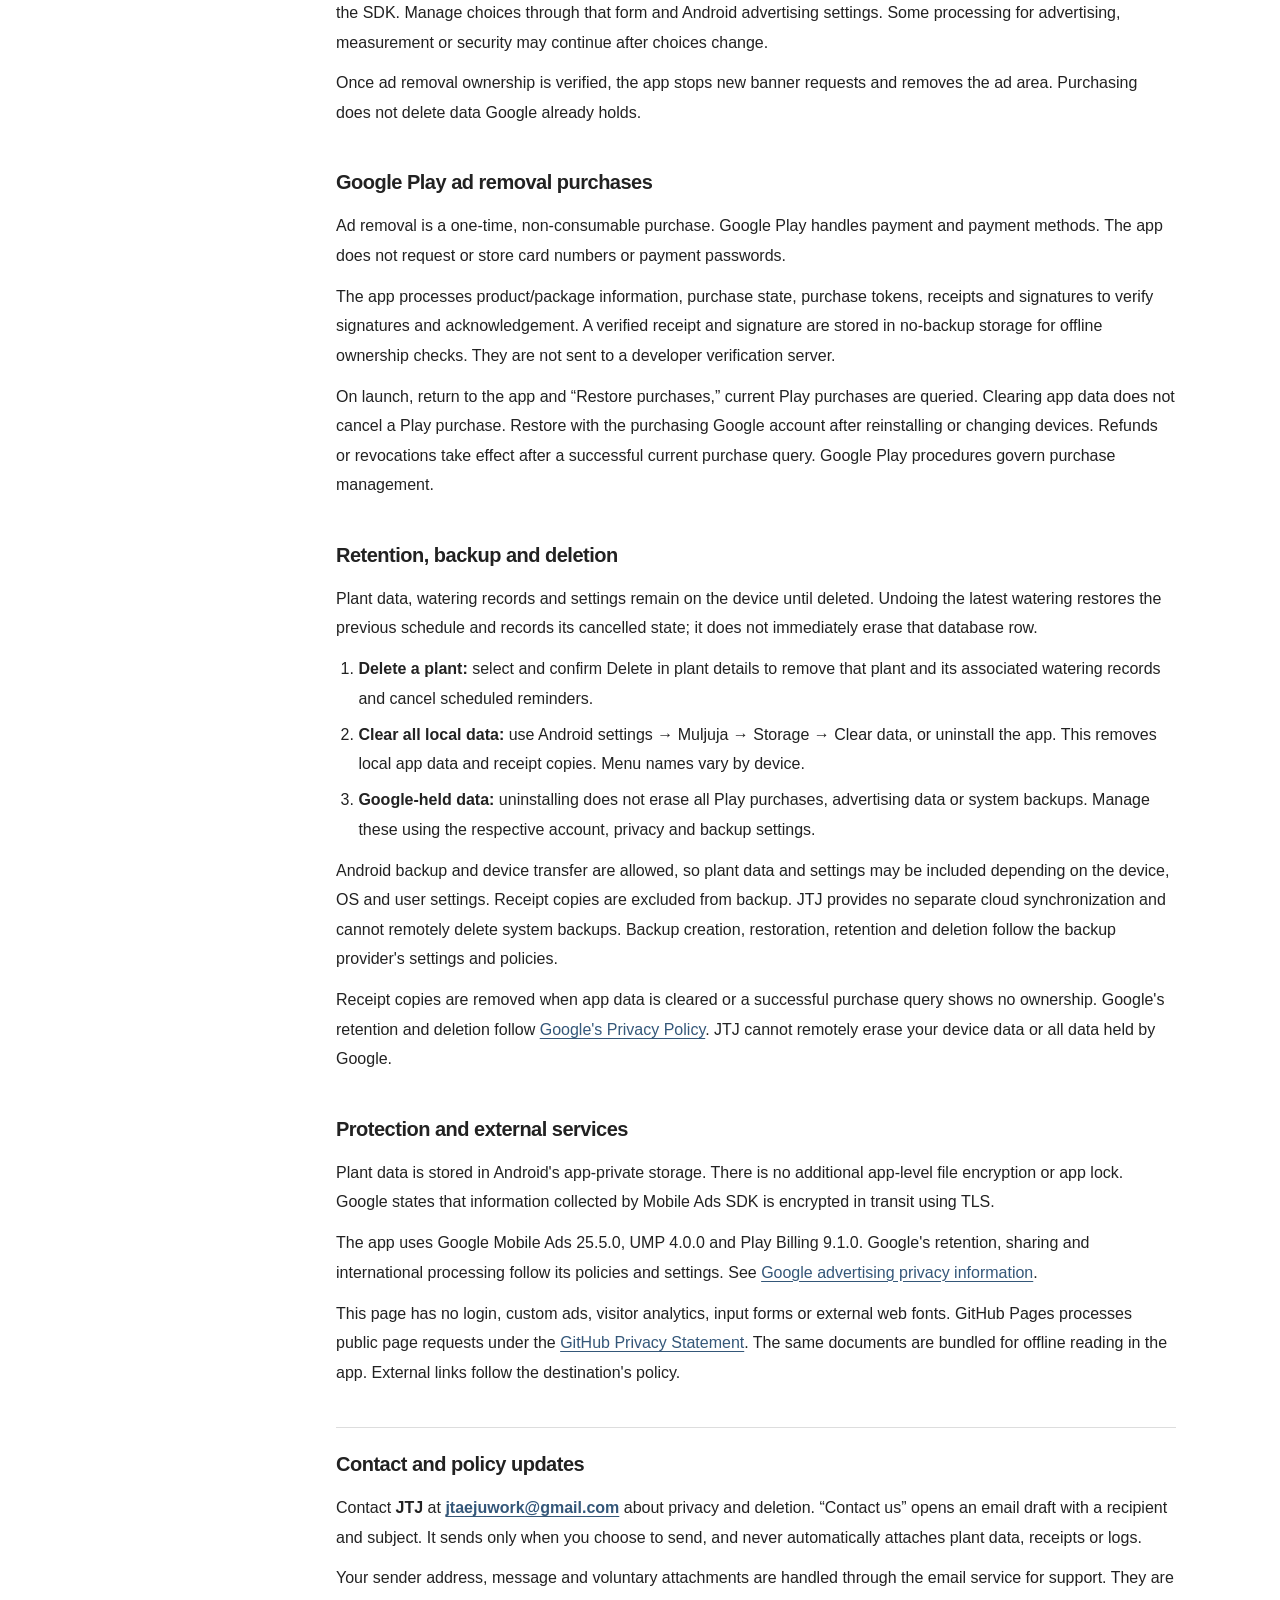
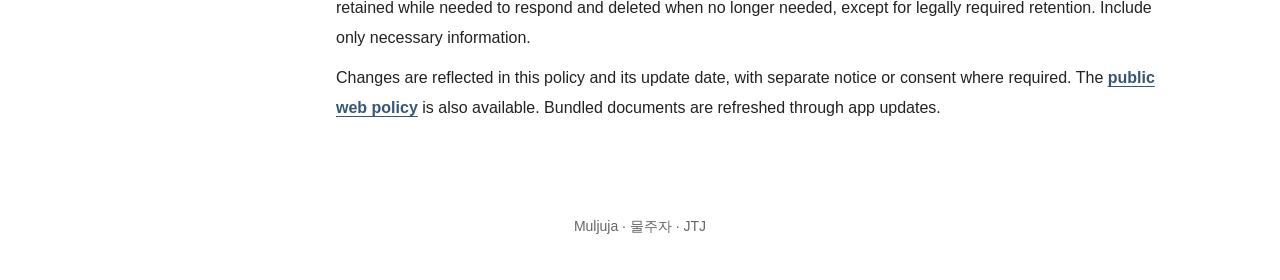
<file: muljuja/en.html>
<!doctype html>
<html lang="en">
<head>
  <meta charset="utf-8"><meta name="viewport" content="width=device-width, initial-scale=1"><meta name="referrer" content="no-referrer">
  <meta name="description" content="Muljuja privacy policy: on-device plant and watering records, reminders, ads, purchases, backup and deletion.">
  <title>Muljuja Privacy Policy | JTJ</title><link rel="stylesheet" href="styles.css">
</head>
<body>
  <a class="skip" href="#content">Skip to content</a>
  <header class="topbar"><a class="brand" href="en.html">Muljuja</a><nav class="languages" aria-label="Language"><a href="index.html" lang="ko">한국어</a><a href="en.html" lang="en" aria-current="page">English</a><a href="ja.html" lang="ja">日本語</a></nav></header>
  <div class="layout">
    <aside class="toc"><h2>Contents</h2><nav aria-label="Contents"><a href="#local-data">Data on your device</a><a href="#notifications">Reminders &amp; device features</a><a href="#ads">Ads &amp; privacy choices</a><a href="#purchases">Ad removal purchases</a><a href="#deletion">Retention, backup &amp; deletion</a><a href="#protection">Protection &amp; external services</a><a href="#contact">Contact &amp; updates</a></nav></aside>
    <main id="content">
      <h1>Muljuja Privacy Policy</h1>
      <p class="intro">This policy applies to Muljuja (물주자), provided by JTJ. The Android package is <span>com.muljueosseoyo.app</span>.</p>
      <div class="meta"><span>Developer: JTJ</span><span>Effective and last updated: <time datetime="2026-11-26">November 26, 2026</time></span><a href="mailto:jtaejuwork@gmail.com">jtaejuwork@gmail.com</a></div>
      <p class="overview">Muljuja helps you manage houseplants and watering dates. Plant and watering records stay on your device. There is no account, login or developer-server synchronization. Google services process information for advertising and ad removal purchases. Android system backup and device transfer are described below.</p>
      <section id="local-data"><h2>Data stored on your device and its purposes</h2>
        <ul><li><strong>Plants:</strong> nicknames, species, growing start date, last watering date, interval, amount and next due date are stored in local SQLite to manage plants and calculate schedules.</li><li><strong>Watering and reminder records:</strong> dates, amounts, previous schedules for undo, cancellation state, snoozes and notification state support history, schedule restoration and duplicate prevention.</li><li><strong>Appearance and settings:</strong> plant positions, pot shapes and colors, garden motion, reminder time, reminder enablement and permission-request state. Device language and local time determine language, dates and day/night appearance.</li><li><strong>Purchase confirmation:</strong> Google Play purchase details and signed receipts verify ad removal. A verified receipt copy is stored in a location excluded from Android backup.</li></ul>
        <p>Plant names, species, dates and watering records are not sent to a developer server or added to ad requests. Illustrations are bundled with the app; there is no photo upload or AI diagnosis.</p>
      </section>
      <section id="notifications"><h2>Reminders and device features</h2>
        <p>Android schedules reminders locally, including rescheduling after reboot, time changes or app updates. No developer push-notification server is used. Notification permission can be changed in Android settings. Plant nicknames may appear in notifications, including the lock screen; manage notification visibility in Android.</p>
        <p>Vibration provides touch feedback in plant details. The app does not request camera, microphone, contacts or GPS location access. Ads and Google Play purchases/restoration use the internet. Plant management works offline.</p>
      </section>
      <section id="ads"><h2>Advertising and privacy choices</h2>
        <p>The free version may show a Google AdMob banner in a separate area at the bottom of the home screen. Ads are hidden during menus, editing, details, purchases and plant placement. Development builds use Google's official test ad IDs.</p>
        <p>Google Mobile Ads SDK collects and shares information for advertising, measurement, analytics, fraud prevention and security, including:</p>
        <ul><li>IP address and the approximate location it can indicate.</li><li>App launches, ad taps and other app/ad interactions.</li><li>Performance and diagnostics, such as startup time, hangs and energy use.</li><li>Device or other identifiers, such as Android advertising ID and app set ID, and account-related identifiers where applicable.</li></ul>
        <p>See <a href="https://developers.google.com/admob/android/privacy/play-data-disclosure">Google's SDK data disclosure</a>. These processes can occur without GPS permission.</p>
        <p>Google User Messaging Platform (UMP) checks consent status and presents required forms according to region and service configuration. Ads are requested when permitted. “Ad privacy settings” appears in the menu when required by the SDK. Manage choices through that form and Android advertising settings. Some processing for advertising, measurement or security may continue after choices change.</p>
        <p>Once ad removal ownership is verified, the app stops new banner requests and removes the ad area. Purchasing does not delete data Google already holds.</p>
      </section>
      <section id="purchases"><h2>Google Play ad removal purchases</h2>
        <p>Ad removal is a one-time, non-consumable purchase. Google Play handles payment and payment methods. The app does not request or store card numbers or payment passwords.</p>
        <p>The app processes product/package information, purchase state, purchase tokens, receipts and signatures to verify signatures and acknowledgement. A verified receipt and signature are stored in no-backup storage for offline ownership checks. They are not sent to a developer verification server.</p>
        <p>On launch, return to the app and “Restore purchases,” current Play purchases are queried. Clearing app data does not cancel a Play purchase. Restore with the purchasing Google account after reinstalling or changing devices. Refunds or revocations take effect after a successful current purchase query. Google Play procedures govern purchase management.</p>
      </section>
      <section id="deletion"><h2>Retention, backup and deletion</h2>
        <p>Plant data, watering records and settings remain on the device until deleted. Undoing the latest watering restores the previous schedule and records its cancelled state; it does not immediately erase that database row.</p>
        <ol><li><strong>Delete a plant:</strong> select and confirm Delete in plant details to remove that plant and its associated watering records and cancel scheduled reminders.</li><li><strong>Clear all local data:</strong> use Android settings → Muljuja → Storage → Clear data, or uninstall the app. This removes local app data and receipt copies. Menu names vary by device.</li><li><strong>Google-held data:</strong> uninstalling does not erase all Play purchases, advertising data or system backups. Manage these using the respective account, privacy and backup settings.</li></ol>
        <p>Android backup and device transfer are allowed, so plant data and settings may be included depending on the device, OS and user settings. Receipt copies are excluded from backup. JTJ provides no separate cloud synchronization and cannot remotely delete system backups. Backup creation, restoration, retention and deletion follow the backup provider's settings and policies.</p>
        <p>Receipt copies are removed when app data is cleared or a successful purchase query shows no ownership. Google's retention and deletion follow <a href="https://policies.google.com/privacy?hl=en">Google's Privacy Policy</a>. JTJ cannot remotely erase your device data or all data held by Google.</p>
      </section>
      <section id="protection"><h2>Protection and external services</h2>
        <p>Plant data is stored in Android's app-private storage. There is no additional app-level file encryption or app lock. Google states that information collected by Mobile Ads SDK is encrypted in transit using TLS.</p>
        <p>The app uses Google Mobile Ads 25.5.0, UMP 4.0.0 and Play Billing 9.1.0. Google's retention, sharing and international processing follow its policies and settings. See <a href="https://policies.google.com/technologies/ads?hl=en">Google advertising privacy information</a>.</p>
        <p>This page has no login, custom ads, visitor analytics, input forms or external web fonts. GitHub Pages processes public page requests under the <a href="https://docs.github.com/en/site-policy/privacy-policies/github-general-privacy-statement">GitHub Privacy Statement</a>. The same documents are bundled for offline reading in the app. External links follow the destination's policy.</p>
      </section>
      <section id="contact" class="contact"><h2>Contact and policy updates</h2>
        <p>Contact <strong>JTJ</strong> at <a href="mailto:jtaejuwork@gmail.com">jtaejuwork@gmail.com</a> about privacy and deletion. “Contact us” opens an email draft with a recipient and subject. It sends only when you choose to send, and never automatically attaches plant data, receipts or logs.</p>
        <p>Your sender address, message and voluntary attachments are handled through the email service for support. They are retained while needed to respond and deleted when no longer needed, except for legally required retention. Include only necessary information.</p>
        <p>Changes are reflected in this policy and its update date, with separate notice or consent where required. The <a href="https://jtj91.github.io/jtj-privacy/muljuja/en.html">public web policy</a> is also available. Bundled documents are refreshed through app updates.</p>
      </section>
    </main>
  </div><footer class="footer">Muljuja · 물주자 · JTJ</footer>
</body>
</html>
</file>
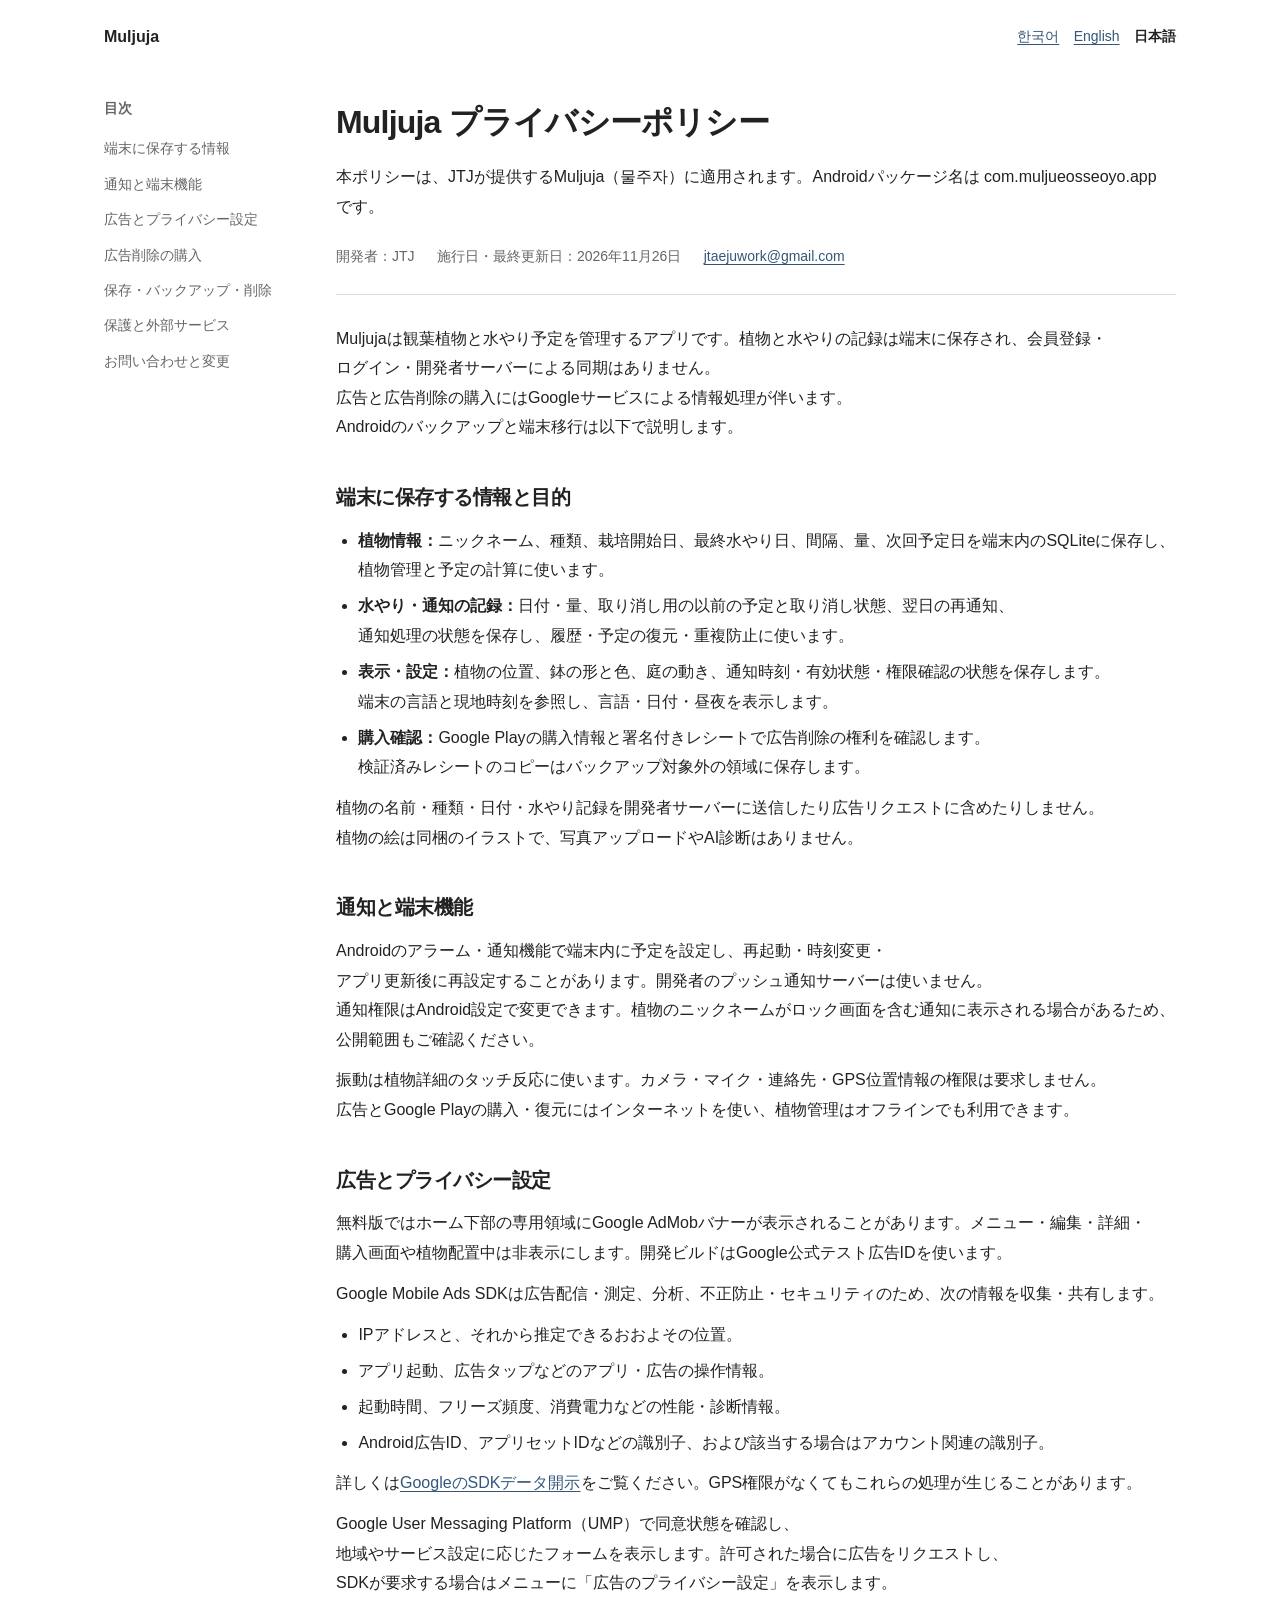
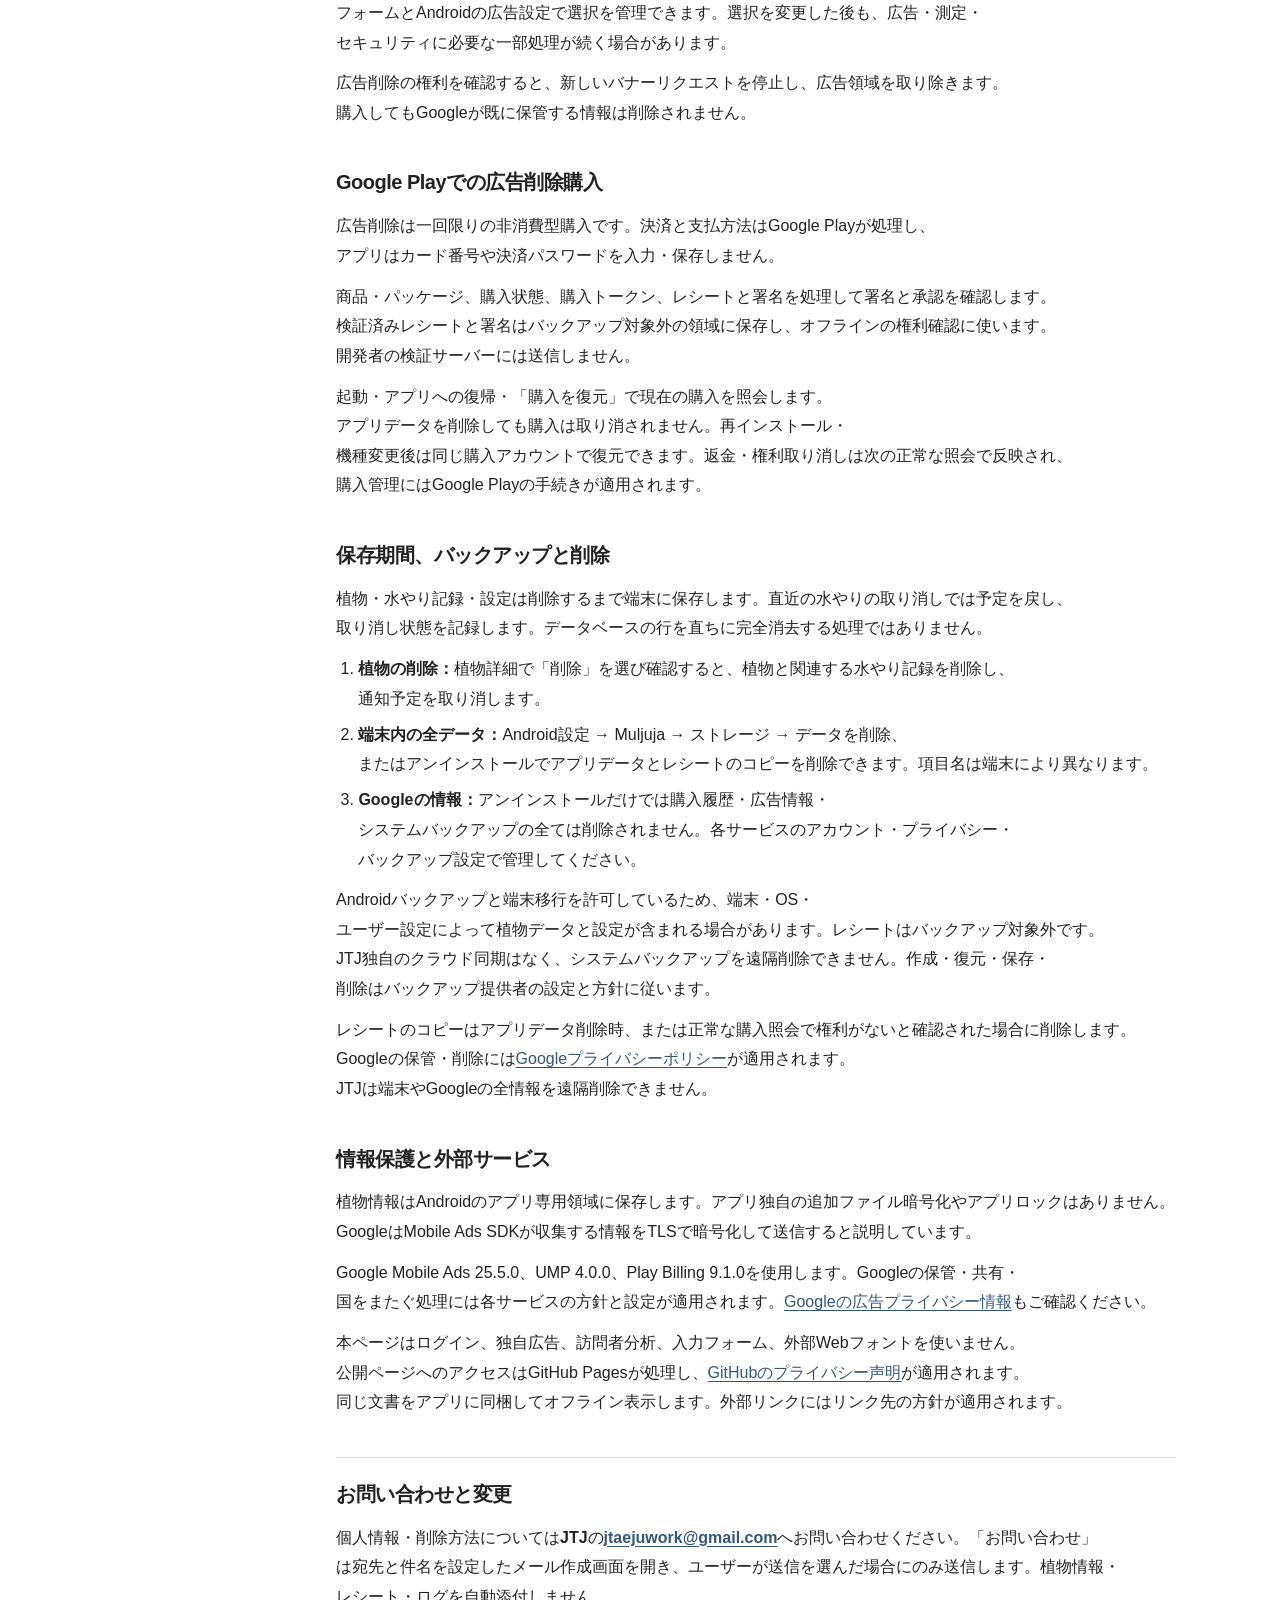
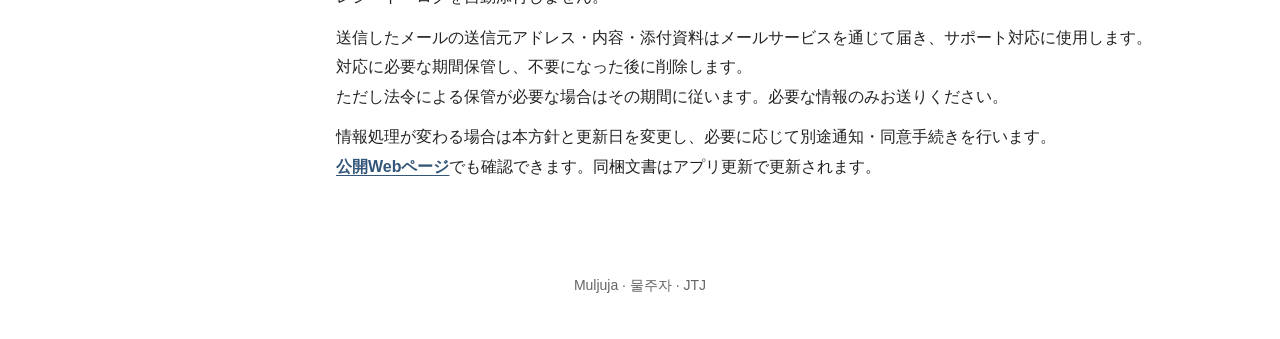
<file: muljuja/ja.html>
<!doctype html>
<html lang="ja">
<head>
  <meta charset="utf-8"><meta name="viewport" content="width=device-width, initial-scale=1"><meta name="referrer" content="no-referrer">
  <meta name="description" content="Muljujaのプライバシーポリシー。植物・水やり記録の端末内保存、通知、広告、購入、バックアップと削除について。">
  <title>Muljuja プライバシーポリシー | JTJ</title><link rel="stylesheet" href="styles.css">
</head>
<body>
  <a class="skip" href="#content">本文へ移動</a>
  <header class="topbar"><a class="brand" href="ja.html">Muljuja</a><nav class="languages" aria-label="言語"><a href="index.html" lang="ko">한국어</a><a href="en.html" lang="en">English</a><a href="ja.html" lang="ja" aria-current="page">日本語</a></nav></header>
  <div class="layout">
    <aside class="toc"><h2>目次</h2><nav aria-label="目次"><a href="#local-data">端末に保存する情報</a><a href="#notifications">通知と端末機能</a><a href="#ads">広告とプライバシー設定</a><a href="#purchases">広告削除の購入</a><a href="#deletion">保存・バックアップ・削除</a><a href="#protection">保護と外部サービス</a><a href="#contact">お問い合わせと変更</a></nav></aside>
    <main id="content">
      <h1>Muljuja プライバシーポリシー</h1>
      <p class="intro">本ポリシーは、JTJが提供するMuljuja（물주자）に適用されます。Androidパッケージ名は <span>com.muljueosseoyo.app</span> です。</p>
      <div class="meta"><span>開発者：JTJ</span><span>施行日・最終更新日：<time datetime="2026-11-26">2026年11月26日</time></span><a href="mailto:jtaejuwork@gmail.com">jtaejuwork@gmail.com</a></div>
      <p class="overview">Muljujaは観葉植物と水やり予定を管理するアプリです。植物と水やりの記録は端末に保存され、会員登録・ログイン・開発者サーバーによる同期はありません。広告と広告削除の購入にはGoogleサービスによる情報処理が伴います。Androidのバックアップと端末移行は以下で説明します。</p>
      <section id="local-data"><h2>端末に保存する情報と目的</h2>
        <ul><li><strong>植物情報：</strong>ニックネーム、種類、栽培開始日、最終水やり日、間隔、量、次回予定日を端末内のSQLiteに保存し、植物管理と予定の計算に使います。</li><li><strong>水やり・通知の記録：</strong>日付・量、取り消し用の以前の予定と取り消し状態、翌日の再通知、通知処理の状態を保存し、履歴・予定の復元・重複防止に使います。</li><li><strong>表示・設定：</strong>植物の位置、鉢の形と色、庭の動き、通知時刻・有効状態・権限確認の状態を保存します。端末の言語と現地時刻を参照し、言語・日付・昼夜を表示します。</li><li><strong>購入確認：</strong>Google Playの購入情報と署名付きレシートで広告削除の権利を確認します。検証済みレシートのコピーはバックアップ対象外の領域に保存します。</li></ul>
        <p>植物の名前・種類・日付・水やり記録を開発者サーバーに送信したり広告リクエストに含めたりしません。植物の絵は同梱のイラストで、写真アップロードやAI診断はありません。</p>
      </section>
      <section id="notifications"><h2>通知と端末機能</h2>
        <p>Androidのアラーム・通知機能で端末内に予定を設定し、再起動・時刻変更・アプリ更新後に再設定することがあります。開発者のプッシュ通知サーバーは使いません。通知権限はAndroid設定で変更できます。植物のニックネームがロック画面を含む通知に表示される場合があるため、公開範囲もご確認ください。</p>
        <p>振動は植物詳細のタッチ反応に使います。カメラ・マイク・連絡先・GPS位置情報の権限は要求しません。広告とGoogle Playの購入・復元にはインターネットを使い、植物管理はオフラインでも利用できます。</p>
      </section>
      <section id="ads"><h2>広告とプライバシー設定</h2>
        <p>無料版ではホーム下部の専用領域にGoogle AdMobバナーが表示されることがあります。メニュー・編集・詳細・購入画面や植物配置中は非表示にします。開発ビルドはGoogle公式テスト広告IDを使います。</p>
        <p>Google Mobile Ads SDKは広告配信・測定、分析、不正防止・セキュリティのため、次の情報を収集・共有します。</p>
        <ul><li>IPアドレスと、それから推定できるおおよその位置。</li><li>アプリ起動、広告タップなどのアプリ・広告の操作情報。</li><li>起動時間、フリーズ頻度、消費電力などの性能・診断情報。</li><li>Android広告ID、アプリセットIDなどの識別子、および該当する場合はアカウント関連の識別子。</li></ul>
        <p>詳しくは<a href="https://developers.google.com/admob/android/privacy/play-data-disclosure?hl=ja">GoogleのSDKデータ開示</a>をご覧ください。GPS権限がなくてもこれらの処理が生じることがあります。</p>
        <p>Google User Messaging Platform（UMP）で同意状態を確認し、地域やサービス設定に応じたフォームを表示します。許可された場合に広告をリクエストし、SDKが要求する場合はメニューに「広告のプライバシー設定」を表示します。フォームとAndroidの広告設定で選択を管理できます。選択を変更した後も、広告・測定・セキュリティに必要な一部処理が続く場合があります。</p>
        <p>広告削除の権利を確認すると、新しいバナーリクエストを停止し、広告領域を取り除きます。購入してもGoogleが既に保管する情報は削除されません。</p>
      </section>
      <section id="purchases"><h2>Google Playでの広告削除購入</h2>
        <p>広告削除は一回限りの非消費型購入です。決済と支払方法はGoogle Playが処理し、アプリはカード番号や決済パスワードを入力・保存しません。</p>
        <p>商品・パッケージ、購入状態、購入トークン、レシートと署名を処理して署名と承認を確認します。検証済みレシートと署名はバックアップ対象外の領域に保存し、オフラインの権利確認に使います。開発者の検証サーバーには送信しません。</p>
        <p>起動・アプリへの復帰・「購入を復元」で現在の購入を照会します。アプリデータを削除しても購入は取り消されません。再インストール・機種変更後は同じ購入アカウントで復元できます。返金・権利取り消しは次の正常な照会で反映され、購入管理にはGoogle Playの手続きが適用されます。</p>
      </section>
      <section id="deletion"><h2>保存期間、バックアップと削除</h2>
        <p>植物・水やり記録・設定は削除するまで端末に保存します。直近の水やりの取り消しでは予定を戻し、取り消し状態を記録します。データベースの行を直ちに完全消去する処理ではありません。</p>
        <ol><li><strong>植物の削除：</strong>植物詳細で「削除」を選び確認すると、植物と関連する水やり記録を削除し、通知予定を取り消します。</li><li><strong>端末内の全データ：</strong>Android設定 → Muljuja → ストレージ → データを削除、またはアンインストールでアプリデータとレシートのコピーを削除できます。項目名は端末により異なります。</li><li><strong>Googleの情報：</strong>アンインストールだけでは購入履歴・広告情報・システムバックアップの全ては削除されません。各サービスのアカウント・プライバシー・バックアップ設定で管理してください。</li></ol>
        <p>Androidバックアップと端末移行を許可しているため、端末・OS・ユーザー設定によって植物データと設定が含まれる場合があります。レシートはバックアップ対象外です。JTJ独自のクラウド同期はなく、システムバックアップを遠隔削除できません。作成・復元・保存・削除はバックアップ提供者の設定と方針に従います。</p>
        <p>レシートのコピーはアプリデータ削除時、または正常な購入照会で権利がないと確認された場合に削除します。Googleの保管・削除には<a href="https://policies.google.com/privacy?hl=ja">Googleプライバシーポリシー</a>が適用されます。JTJは端末やGoogleの全情報を遠隔削除できません。</p>
      </section>
      <section id="protection"><h2>情報保護と外部サービス</h2>
        <p>植物情報はAndroidのアプリ専用領域に保存します。アプリ独自の追加ファイル暗号化やアプリロックはありません。GoogleはMobile Ads SDKが収集する情報をTLSで暗号化して送信すると説明しています。</p>
        <p>Google Mobile Ads 25.5.0、UMP 4.0.0、Play Billing 9.1.0を使用します。Googleの保管・共有・国をまたぐ処理には各サービスの方針と設定が適用されます。<a href="https://policies.google.com/technologies/ads?hl=ja">Googleの広告プライバシー情報</a>もご確認ください。</p>
        <p>本ページはログイン、独自広告、訪問者分析、入力フォーム、外部Webフォントを使いません。公開ページへのアクセスはGitHub Pagesが処理し、<a href="https://docs.github.com/en/site-policy/privacy-policies/github-general-privacy-statement">GitHubのプライバシー声明</a>が適用されます。同じ文書をアプリに同梱してオフライン表示します。外部リンクにはリンク先の方針が適用されます。</p>
      </section>
      <section id="contact" class="contact"><h2>お問い合わせと変更</h2>
        <p>個人情報・削除方法については<strong>JTJ</strong>の<a href="mailto:jtaejuwork@gmail.com">jtaejuwork@gmail.com</a>へお問い合わせください。「お問い合わせ」は宛先と件名を設定したメール作成画面を開き、ユーザーが送信を選んだ場合にのみ送信します。植物情報・レシート・ログを自動添付しません。</p>
        <p>送信したメールの送信元アドレス・内容・添付資料はメールサービスを通じて届き、サポート対応に使用します。対応に必要な期間保管し、不要になった後に削除します。ただし法令による保管が必要な場合はその期間に従います。必要な情報のみお送りください。</p>
        <p>情報処理が変わる場合は本方針と更新日を変更し、必要に応じて別途通知・同意手続きを行います。<a href="https://jtj91.github.io/jtj-privacy/muljuja/ja.html">公開Webページ</a>でも確認できます。同梱文書はアプリ更新で更新されます。</p>
      </section>
    </main>
  </div><footer class="footer">Muljuja · 물주자 · JTJ</footer>
</body>
</html>
</file>
<file: styles.css>
:root { color-scheme: light; --ink: #222; --muted: #666; --line: #ddd; --blue: #345779; --paper: #fff; --bg: #fff; }
* { box-sizing: border-box; }
html { scroll-behavior: smooth; scroll-padding-top: 1.5rem; }
body { margin: 0; background: var(--bg); color: var(--ink); font-family: -apple-system, BlinkMacSystemFont, "Segoe UI", "Apple SD Gothic Neo", "Malgun Gothic", sans-serif; font-size: 1rem; line-height: 1.85; word-break: keep-all; overflow-wrap: anywhere; }
html[lang="ja"] body { font-family: -apple-system, BlinkMacSystemFont, "Segoe UI", "Hiragino Kaku Gothic ProN", "Yu Gothic", Meiryo, sans-serif; word-break: normal; line-break: strict; }
a { color: var(--blue); text-underline-offset: .2em; }
a:hover { text-decoration-thickness: 2px; }
a:focus-visible { outline: 3px solid var(--blue); outline-offset: 4px; border-radius: 2px; }
.skip { position: absolute; top: -6rem; left: 1rem; padding: .6rem 1rem; background: #fff; z-index: 2; }
.skip:focus { top: 1rem; }
.topbar { max-width: 71rem; margin: 0 auto; padding: 1.4rem 2rem; display: flex; flex-wrap: wrap; justify-content: space-between; align-items: center; gap: 1rem; }
.brand { font-weight: 600; text-decoration: none; color: var(--ink); }
.languages { display: flex; flex-wrap: wrap; gap: .9rem; font-size: .875rem; white-space: nowrap; }
.languages [aria-current="page"] { color: var(--ink); text-decoration: none; font-weight: 700; }
.layout { max-width: 71rem; margin: 0 auto 3rem; padding: 0 2rem; display: grid; grid-template-columns: 12rem minmax(0, 1fr); gap: 2.5rem; align-items: start; }
.toc { position: sticky; top: 1.5rem; padding: 1.5rem 0; }
.toc h2 { margin: 0 0 .7rem; font-size: .875rem; color: var(--muted); }
.toc a { display: block; padding: .3rem 0; font-size: .875rem; color: var(--muted); text-decoration: none; }
.toc a:hover { color: var(--blue); }
main { background: var(--paper); padding: 1.5rem 0 2rem; min-width: 0; }
h1 { margin: 0; font-size: clamp(1.65rem, 4vw, 2rem); font-weight: 650; letter-spacing: -.025em; line-height: 1.5; }
.intro { margin: 1rem 0 1.4rem; }
.meta { display: flex; flex-wrap: wrap; gap: .35rem 1.4rem; padding-bottom: 1.5rem; margin-bottom: 1.8rem; border-bottom: 1px solid var(--line); font-size: .875rem; color: var(--muted); }
.overview { margin: 1.5rem 0 2rem; }
section { margin-top: 2.5rem; }
h2 { font-size: 1.25rem; line-height: 1.55; letter-spacing: -.025em; margin: 0 0 .8rem; }
h3 { font-size: 1rem; margin: 1.4rem 0 .5rem; }
p { margin: .7rem 0; }
ul, ol { padding-left: 1.4rem; margin: .7rem 0; }
li { margin: .4rem 0; }
.table-wrap { overflow-x: auto; margin: 1rem 0; }
table { border-collapse: collapse; width: 100%; text-align: left; font-size: .9375rem; }
th, td { padding: .85rem .75rem; border-bottom: 1px solid var(--line); vertical-align: top; }
th { font-weight: 600; }
th:first-child, td:first-child { min-width: 7rem; width: 24%; }
.note { color: var(--muted); font-size: .875rem; }
.contact { padding-top: 1.3rem; border-top: 1px solid var(--line); }
.contact a { font-weight: 600; }
.footer { max-width: 71rem; margin: 0 auto; padding: 0 2rem 2.5rem; color: var(--muted); font-size: .875rem; text-align: center; }
@media (max-width: 760px) {
  .topbar { padding: 1.1rem 1.2rem; }
  .layout { display: block; padding: 0 1.2rem; }
  .toc { position: static; padding: .4rem 0 1.2rem; }
  .toc h2 { margin-bottom: .3rem; }
  .toc nav { display: flex; flex-wrap: wrap; gap: .15rem 1rem; }
  .toc a { padding: .2rem 0; }
  main { padding: 1rem 0 1.7rem; }
  section { margin-top: 2rem; }
  th, td { padding: .7rem .5rem; }
  .footer { padding: 0 1rem 2rem; }
}
@media print {
  body { background: #fff; font-size: 10pt; line-height: 1.6; }
  .topbar, .toc, .skip, .footer { display: none; }
  .layout { display: block; max-width: none; margin: 0; padding: 0; }
  main { border: 0; padding: 0; }
  section { break-inside: avoid; }
  a { color: inherit; }
}
@media (prefers-reduced-motion: reduce) { html { scroll-behavior: auto; } }
</file>
<file: muljuja/styles.css>
:root { color-scheme: light; --ink: #222; --muted: #666; --line: #ddd; --blue: #345779; --paper: #fff; --bg: #fff; }
* { box-sizing: border-box; }
html { scroll-behavior: smooth; scroll-padding-top: 1.5rem; }
body { margin: 0; background: var(--bg); color: var(--ink); font-family: -apple-system, BlinkMacSystemFont, "Segoe UI", "Apple SD Gothic Neo", "Malgun Gothic", sans-serif; font-size: 1rem; line-height: 1.85; word-break: keep-all; overflow-wrap: anywhere; }
a { color: var(--blue); text-underline-offset: .2em; }
a:hover { text-decoration-thickness: 2px; }
a:focus-visible { outline: 3px solid var(--blue); outline-offset: 4px; border-radius: 2px; }
.skip { position: absolute; top: -6rem; left: 1rem; padding: .6rem 1rem; background: #fff; z-index: 2; }
.skip:focus { top: 1rem; }
.topbar { max-width: 71rem; margin: 0 auto; padding: 1.4rem 2rem; display: flex; justify-content: space-between; align-items: center; gap: 1rem; }
.brand { font-weight: 600; text-decoration: none; color: var(--ink); }
.languages { display: flex; gap: .9rem; font-size: .875rem; white-space: nowrap; }
.languages [aria-current="page"] { color: var(--ink); text-decoration: none; font-weight: 700; }
.layout { max-width: 71rem; margin: 0 auto 3rem; padding: 0 2rem; display: grid; grid-template-columns: 12rem minmax(0, 1fr); gap: 2.5rem; align-items: start; }
.toc { position: sticky; top: 1.5rem; padding: 1.5rem 0; }
.toc h2 { margin: 0 0 .7rem; font-size: .875rem; color: var(--muted); }
.toc a { display: block; padding: .3rem 0; font-size: .875rem; color: var(--muted); text-decoration: none; }
.toc a:hover { color: var(--blue); }
main { background: var(--paper); padding: 1.5rem 0 2rem; min-width: 0; }
h1 { margin: 0; font-size: clamp(1.65rem, 4vw, 2rem); font-weight: 650; letter-spacing: -.025em; line-height: 1.5; }
.intro { margin: 1rem 0 1.4rem; }
.meta { display: flex; flex-wrap: wrap; gap: .35rem 1.4rem; padding-bottom: 1.5rem; margin-bottom: 1.8rem; border-bottom: 1px solid var(--line); font-size: .875rem; color: var(--muted); }
.overview { margin: 1.5rem 0 2rem; }
section { margin-top: 2.5rem; }
h2 { font-size: 1.25rem; line-height: 1.55; letter-spacing: -.025em; margin: 0 0 .8rem; }
h3 { font-size: 1rem; margin: 1.4rem 0 .5rem; }
p { margin: .7rem 0; }
ul, ol { padding-left: 1.4rem; margin: .7rem 0; }
li { margin: .4rem 0; }
.table-wrap { overflow-x: auto; margin: 1rem 0; }
table { border-collapse: collapse; width: 100%; text-align: left; font-size: .9375rem; }
th, td { padding: .85rem .75rem; border-bottom: 1px solid var(--line); vertical-align: top; }
th { font-weight: 600; }
th:first-child, td:first-child { min-width: 7rem; width: 24%; }
.note { color: var(--muted); font-size: .875rem; }
.contact { padding-top: 1.3rem; border-top: 1px solid var(--line); }
.contact a { font-weight: 600; }
.footer { max-width: 71rem; margin: 0 auto; padding: 0 2rem 2.5rem; color: var(--muted); font-size: .875rem; text-align: center; }
@media (max-width: 760px) {
  .topbar { padding: 1.1rem 1.2rem; flex-wrap: wrap; }
  .layout { display: block; padding: 0 1.2rem; }
  .toc { position: static; padding: .4rem 0 1.2rem; }
  .toc h2 { margin-bottom: .3rem; }
  .toc nav { display: flex; flex-wrap: wrap; gap: .15rem 1rem; }
  .toc a { padding: .2rem 0; }
  main { padding: 1rem 0 1.7rem; }
  section { margin-top: 2rem; }
  th, td { padding: .7rem .5rem; }
  .footer { padding: 0 1rem 2rem; }
}
@media print {
  body { background: #fff; font-size: 10pt; line-height: 1.6; }
  .topbar, .toc, .skip, .footer { display: none; }
  .layout { display: block; max-width: none; margin: 0; padding: 0; }
  main { border: 0; padding: 0; }
  section { break-inside: avoid; }
  a { color: inherit; }
}
@media (prefers-reduced-motion: reduce) { html { scroll-behavior: auto; } }
</file>
